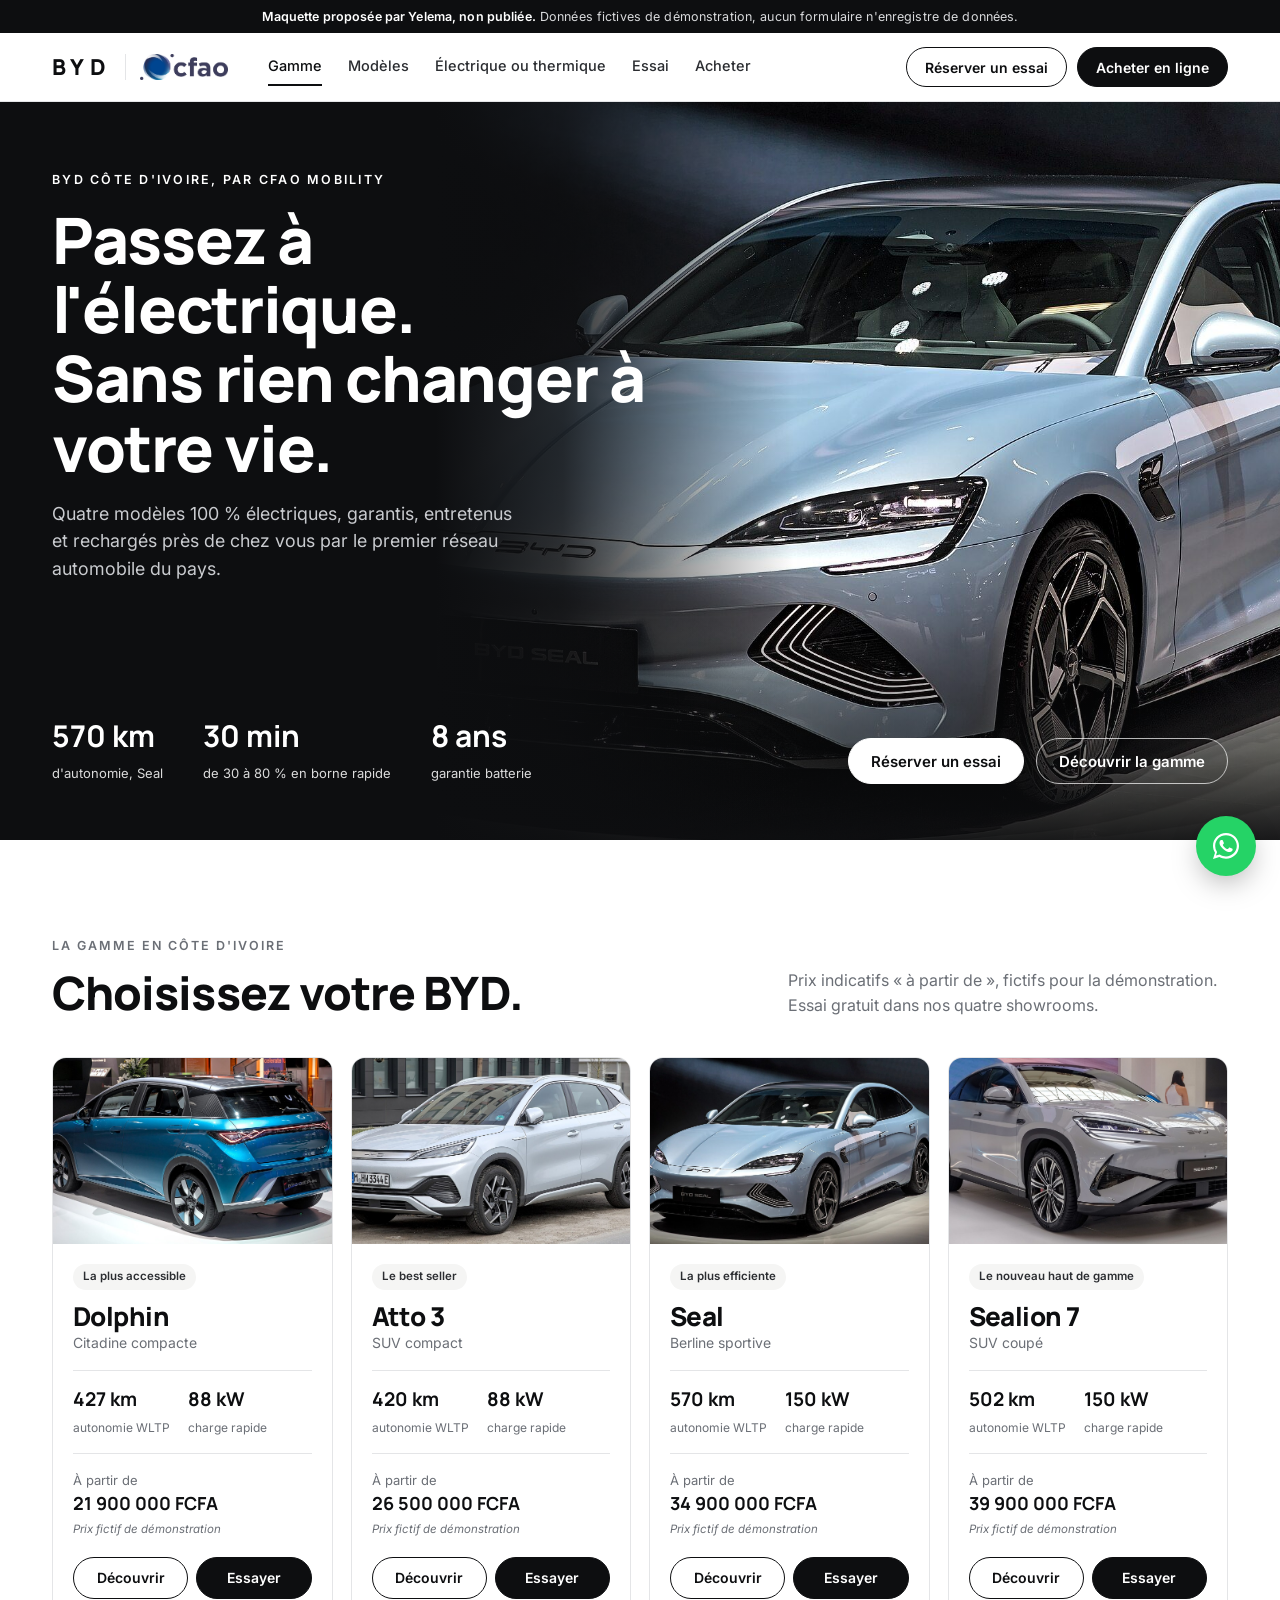
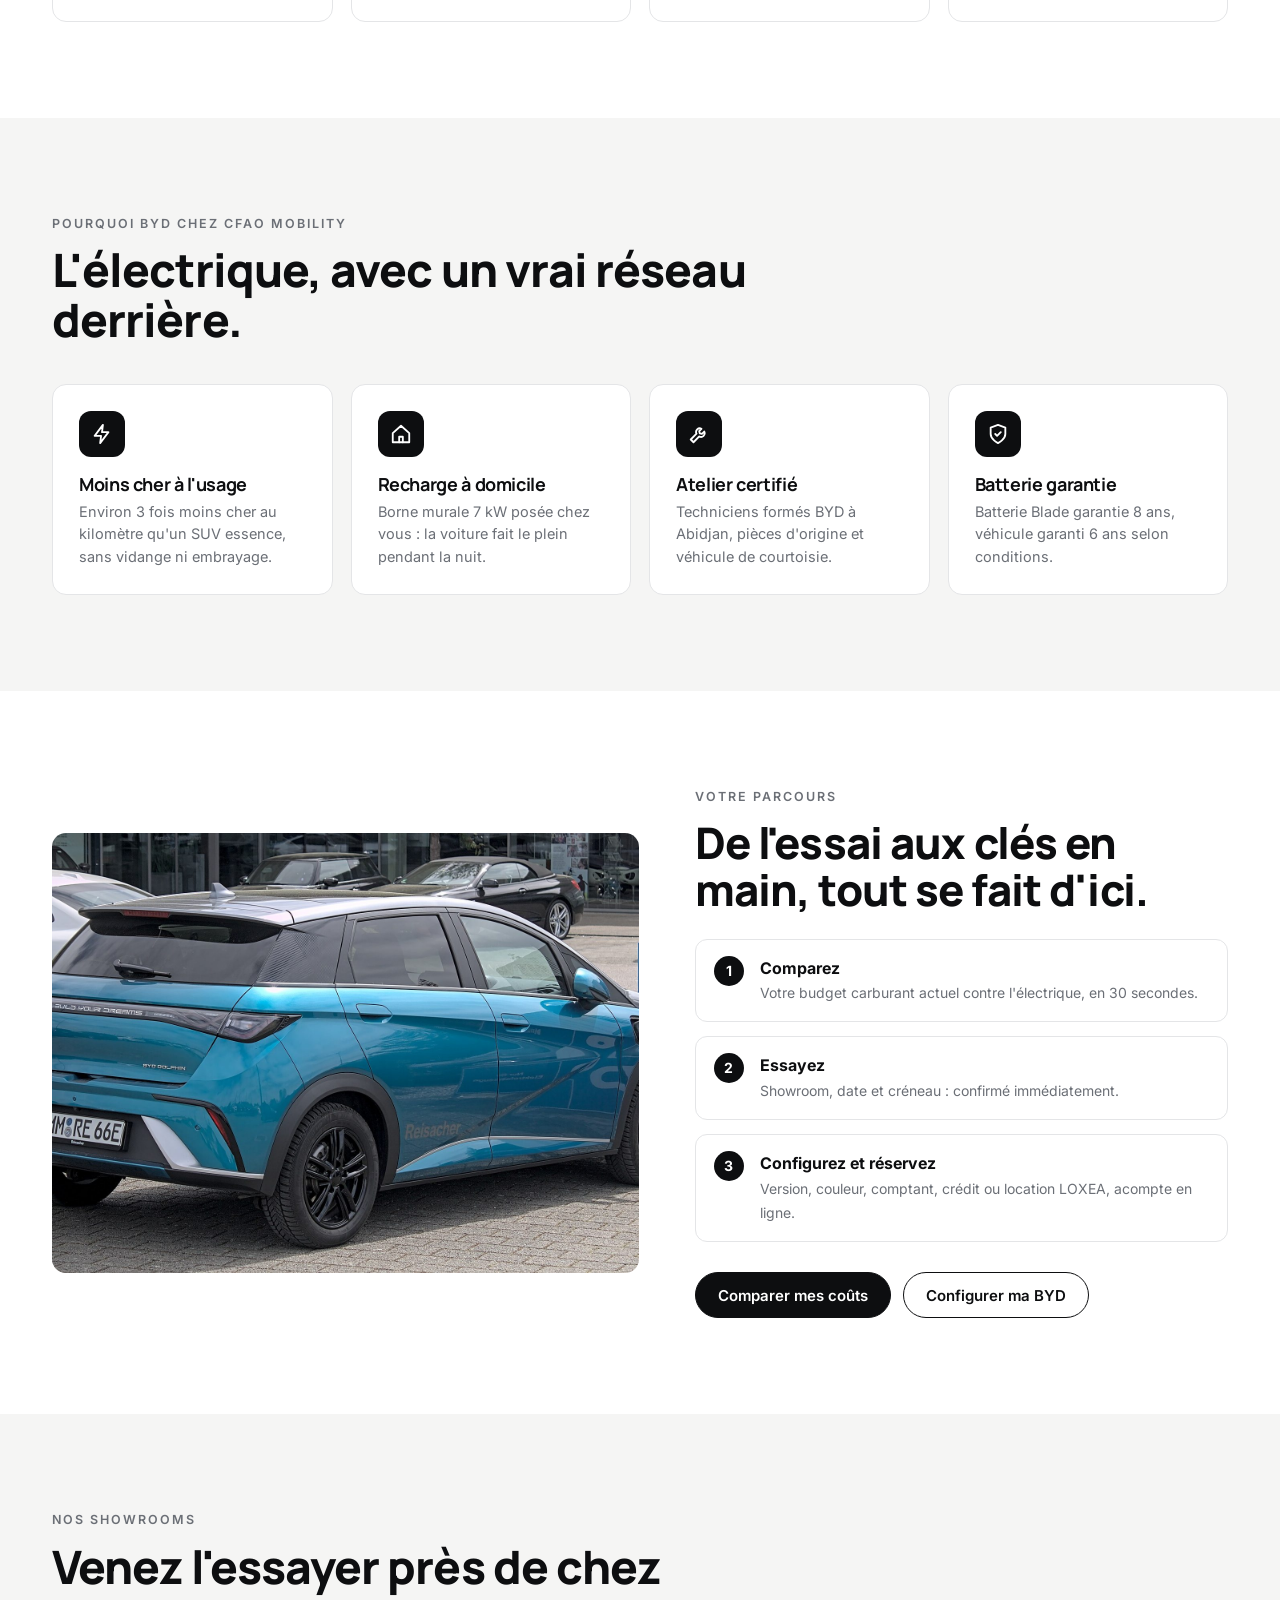
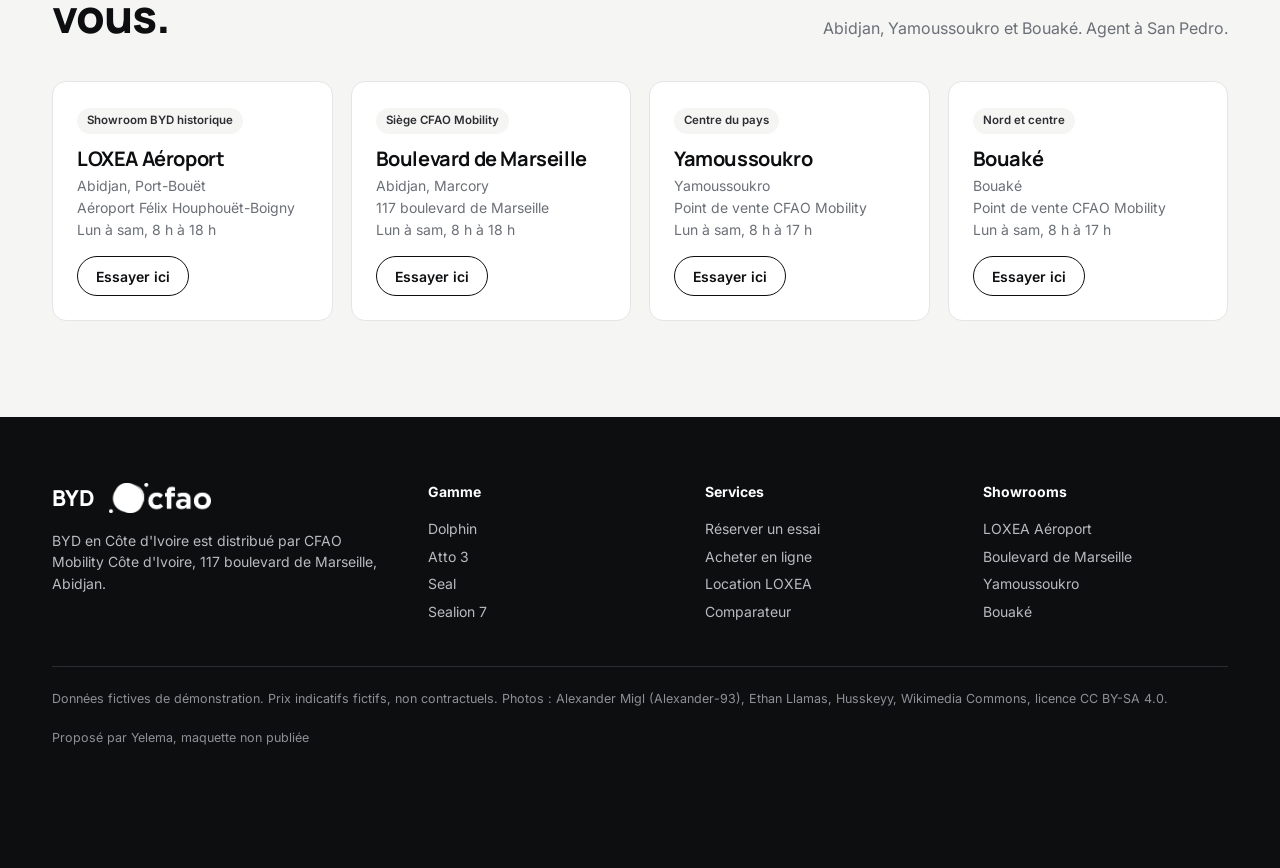
<file: index.html>
<!doctype html><html lang="fr"><head><meta charset="utf-8"><meta name="viewport" content="width=device-width,initial-scale=1,viewport-fit=cover">
<meta name="robots" content="noindex,nofollow"><title>BYD Côte d'Ivoire | CFAO Mobility</title>
<meta name="description" content="Maquette proposée par Yelema, non publiée. BYD Côte d'Ivoire par CFAO Mobility.">
<link rel="icon" href="img/favicon.png"><link rel="preconnect" href="https://fonts.googleapis.com"><link rel="preconnect" href="https://fonts.gstatic.com" crossorigin>
<link href="https://fonts.googleapis.com/css2?family=Inter:wght@400;500;600;700&family=Manrope:wght@600;700;800&display=swap" rel="stylesheet">
<link rel="stylesheet" href="assets/style.css?v=5"><script src="assets/data.js?v=1"></script></head>
<body data-page="gamme">

<section class="hero" style="padding:0"><img src="img/hero-seal.jpg" alt="BYD Seal">
<div class="wrap in"><div><span class="eyebrow">BYD Côte d'Ivoire, par CFAO Mobility</span>
<h1>Passez à l'électrique.<br>Sans rien changer à votre vie.</h1>
<p class="lead">Quatre modèles 100 % électriques, garantis, entretenus et rechargés près de chez vous par le premier réseau automobile du pays.</p></div>
<div class="bot"><div class="stats"><div><b>570 km</b><span>d'autonomie, Seal</span></div><div><b>30 min</b><span>de 30 à 80 % en borne rapide</span></div><div><b>8 ans</b><span>garantie batterie</span></div></div>
<div class="ctas"><a class="btn light" href="essai.html">Réserver un essai</a><a class="btn line-w" href="#gamme">Découvrir la gamme</a></div></div></div></section>

<section id="gamme"><div class="wrap">
<div class="sh"><div><span class="k">La gamme en Côte d'Ivoire</span><h2>Choisissez votre BYD.</h2></div><p>Prix indicatifs « à partir de », fictifs pour la démonstration. Essai gratuit dans nos quatre showrooms.</p></div>
<div class="grid4 scroll" id="cards"></div></div></section>

<section class="alt"><div class="wrap">
<div class="sh"><div><span class="k">Pourquoi BYD chez CFAO Mobility</span><h2>L'électrique, avec un vrai réseau derrière.</h2></div></div>
<div class="feat">
<div><div class="ico"><svg viewBox="0 0 24 24" fill="none" stroke="currentColor" stroke-width="2" stroke-linecap="round" stroke-linejoin="round"><path d="M13 2 4 14h7l-1 8 9-12h-7l1-8z"/></svg></div><h3>Moins cher à l'usage</h3><p>Environ 3 fois moins cher au kilomètre qu'un SUV essence, sans vidange ni embrayage.</p></div>
<div><div class="ico"><svg viewBox="0 0 24 24" fill="none" stroke="currentColor" stroke-width="2" stroke-linecap="round" stroke-linejoin="round"><path d="M3 11 12 3l9 8v10H3z"/><path d="M10 21v-6h4v6"/></svg></div><h3>Recharge à domicile</h3><p>Borne murale 7 kW posée chez vous : la voiture fait le plein pendant la nuit.</p></div>
<div><div class="ico"><svg viewBox="0 0 24 24" fill="none" stroke="currentColor" stroke-width="2" stroke-linecap="round" stroke-linejoin="round"><path d="M14.7 6.3a4 4 0 0 0-5.4 5.4L3 18l3 3 6.3-6.3a4 4 0 0 0 5.4-5.4l-2.5 2.5-2.4-.6-.6-2.4 2.5-2.5z"/></svg></div><h3>Atelier certifié</h3><p>Techniciens formés BYD à Abidjan, pièces d'origine et véhicule de courtoisie.</p></div>
<div><div class="ico"><svg viewBox="0 0 24 24" fill="none" stroke="currentColor" stroke-width="2" stroke-linecap="round" stroke-linejoin="round"><path d="M12 22s8-4 8-10V5l-8-3-8 3v7c0 6 8 10 8 10z"/><path d="m9 12 2 2 4-4"/></svg></div><h3>Batterie garantie</h3><p>Batterie Blade garantie 8 ans, véhicule garanti 6 ans selon conditions.</p></div>
</div></div></section>

<section><div class="wrap split">
<img src="img/recharge.jpg" alt="BYD Dolphin en recharge">
<div><span class="k">Votre parcours</span><h2 class="disp" style="font-size:clamp(30px,3.4vw,44px);font-weight:800">De l'essai aux clés en main, tout se fait d'ici.</h2>
<ol class="steps"><li><div><b>Comparez</b><span>Votre budget carburant actuel contre l'électrique, en 30 secondes.</span></div></li>
<li><div><b>Essayez</b><span>Showroom, date et créneau : confirmé immédiatement.</span></div></li>
<li><div><b>Configurez et réservez</b><span>Version, couleur, comptant, crédit ou location LOXEA, acompte en ligne.</span></div></li></ol>
<div style="display:flex;gap:12px;flex-wrap:wrap"><a class="btn" href="comparateur.html">Comparer mes coûts</a><a class="btn ghost" href="achat.html">Configurer ma BYD</a></div></div></div></section>

<section class="alt"><div class="wrap">
<div class="sh"><div><span class="k">Nos showrooms</span><h2>Venez l'essayer près de chez vous.</h2></div><p>Abidjan, Yamoussoukro et Bouaké. Agent à San Pedro.</p></div>
<div class="shops" id="shops"></div></div></section>
<script src="assets/app.js?v=2"></script><script>
document.getElementById('cards').innerHTML=BYD.order.map(k=>{const m=BYD.models[k];return `<article class="mcard"><a class="ph" href="modele.html?m=${k}"><img src="img/${m.imgs[0]}.jpg" alt="BYD ${m.name}" loading="lazy"></a><div class="bd"><span class="pill">${m.tag}</span><h3>${m.name}</h3><div class="ty">${m.type}</div><div class="sp"><div><b>${m.range} km</b><span>autonomie WLTP</span></div><div><b>${m.dc}</b><span>charge rapide</span></div></div><div class="pr">À partir de<b>${fcfa(m.price)}</b><span class="fict">Prix fictif de démonstration</span></div><div class="go"><a class="btn ghost" href="modele.html?m=${k}">Découvrir</a><a class="btn" href="essai.html?m=${k}">Essayer</a></div></div></article>`}).join('');
document.getElementById('shops').innerHTML=BYD.showrooms.map(s=>`<div class="shop"><span class="pill">${s.tag}</span><h3>${s.name}</h3><p>${s.city}<br>${s.addr}<br>${s.hours}</p><a class="btn ghost sm" style="margin-top:16px" href="essai.html?s=${s.id}">Essayer ici</a></div>`).join('');
</script></body></html>
</file>
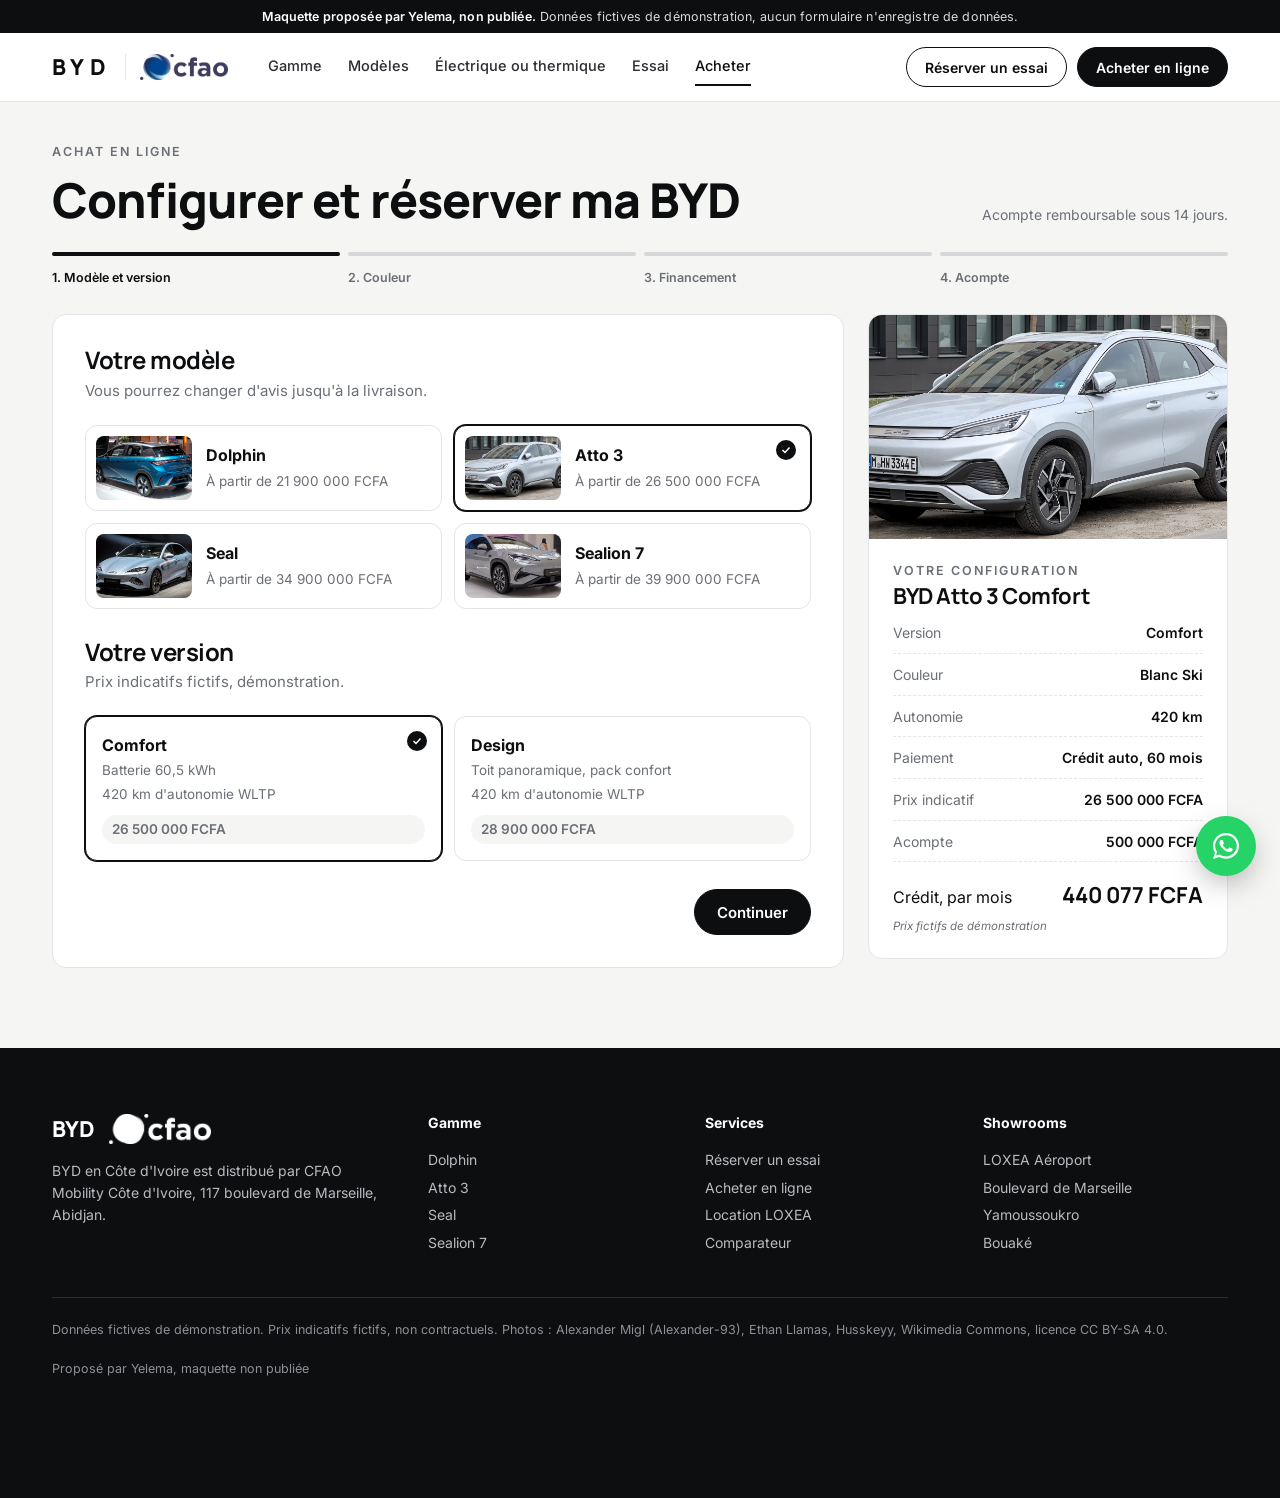
<file: achat.html>
<!doctype html><html lang="fr"><head><meta charset="utf-8"><meta name="viewport" content="width=device-width,initial-scale=1,viewport-fit=cover">
<meta name="robots" content="noindex,nofollow"><title>Acheter ma BYD | BYD Côte d'Ivoire</title>
<meta name="description" content="Maquette proposée par Yelema, non publiée. BYD Côte d'Ivoire par CFAO Mobility.">
<link rel="icon" href="img/favicon.png"><link rel="preconnect" href="https://fonts.googleapis.com"><link rel="preconnect" href="https://fonts.gstatic.com" crossorigin>
<link href="https://fonts.googleapis.com/css2?family=Inter:wght@400;500;600;700&family=Manrope:wght@600;700;800&display=swap" rel="stylesheet">
<link rel="stylesheet" href="assets/style.css?v=5"><script src="assets/data.js?v=1"></script></head>
<body data-page="achat" class="funnel-p">

<div class="funnel"><div class="wrap" id="app">
<div class="fhead"><div><span class="k">Achat en ligne</span><h1>Configurer et réserver ma BYD</h1></div><span style="color:var(--mut);font-size:14px">Acompte remboursable sous 14 jours.</span></div>
<div class="prog" id="prog"></div>
<div class="flay"><div class="panel" id="step"></div><aside class="recap"><div class="panel"><img id="rimg" src="img/atto3-1.jpg" alt=""><div class="in"><span class="k" style="margin:0 0 4px">Votre configuration</span><h3 id="rname"></h3><dl id="rdl"></dl><div class="tot"><span id="tl">Prix indicatif</span><b id="tv"></b></div><p class="fict" style="margin-top:6px">Prix fictifs de démonstration</p></div></div></aside></div>
</div>
<div class="wrap" id="fin" style="display:none"></div></div>
<script src="assets/app.js?v=2"></script><script>
const q=new URLSearchParams(location.search);
const S={m:BYD.models[q.get('m')]?q.get('m'):'atto3',v:0,c:0,f:q.get('f')==='loxea'?'loxea':'credit',ap:20,du:60,ld:36,pay:'wave',nom:'',tel:'',sr:'marseille'};
const steps=['Modèle et version','Couleur','Financement','Acompte'];let st=0;const ACOMPTE=500000;
const M=()=>BYD.models[S.m],V=()=>M().versions[S.v],C=()=>M().colors[S.c];
function money(){const p=V().price;if(S.f==='cash')return{l:'Prix comptant',v:fcfa(p)};if(S.f==='credit'){const ap=p*S.ap/100;return{l:'Crédit, par mois',v:fcfa(mensu(p-ap,S.du)),ap}}return{l:'Location LOXEA, par mois',v:fcfa(loyer(p,S.ld))}}
function recap(){const m=M(),x=money();rimg.src='img/'+m.imgs[0]+'.jpg';rname.textContent='BYD '+m.name+' '+V().name;
const fl={cash:'Comptant',credit:'Crédit auto, '+S.du+' mois',loxea:'Location LOXEA, '+S.ld+' mois'}[S.f];
rdl.innerHTML=[['Version',V().name],['Couleur',C().n],['Autonomie',V().range+' km'],['Paiement',fl],['Prix indicatif',fcfa(V().price)],['Acompte',fcfa(ACOMPTE)]].map(r=>`<div><dt>${r[0]}</dt><dd>${r[1]}</dd></div>`).join('');tl.textContent=x.l;tv.textContent=x.v}
function prog(){document.getElementById('prog').innerHTML=steps.map((n,i)=>`<div class="${i<st?'done':i===st?'on':''}"><i></i><span>${i+1}. ${n}</span></div>`).join('')}
function nav(ok,last){return `<div class="fnav">${st>0?'<button class="btn ghost" id="bk">Retour</button>':'<span></span>'}<button class="btn" id="nx" ${ok?'':'disabled'}>${last?'Payer l\'acompte de '+fcfa(ACOMPTE):'Continuer'}</button></div>`}
function seg(id,arr,val){return `<div class="seg" id="${id}">${arr.map(a=>`<button data-v="${a[0]}" class="${a[0]==val?'on':''}">${a[1]}</button>`).join('')}</div>`}
function render(){prog();recap();const P=document.getElementById('step');
if(st===0){P.innerHTML=`<h2>Votre modèle</h2><p class="sub">Vous pourrez changer d'avis jusqu'à la livraison.</p>
<div class="opts">${BYD.order.map(k=>{const m=BYD.models[k];return `<button class="opt mod ${S.m===k?'on':''}" data-m="${k}"><img src="img/${m.imgs[0]}.jpg" alt=""><div><b>${m.name}</b><span>À partir de ${fcfa(m.price)}</span></div></button>`}).join('')}</div>
<h2 style="margin-top:30px">Votre version</h2><p class="sub">Prix indicatifs fictifs, démonstration.</p>
<div class="opts">${M().versions.map((v,i)=>`<button class="opt ${S.v===i?'on':''}" data-v="${i}"><b>${v.name}</b><span>${v.note}</span><span>${v.range} km d'autonomie WLTP</span><span class="pill">${fcfa(v.price)}</span></button>`).join('')}</div>`+nav(true);
 P.querySelectorAll('[data-m]').forEach(b=>b.onclick=()=>{S.m=b.dataset.m;S.v=0;S.c=0;render()});P.querySelectorAll('[data-v]').forEach(b=>b.onclick=()=>{S.v=+b.dataset.v;render()});}
if(st===1){P.innerHTML=`<h2>Votre couleur</h2><p class="sub">Toutes les teintes sont sans supplément.</p>
<img src="img/${M().imgs[1]}.jpg" alt="" style="border-radius:12px;aspect-ratio:16/9;object-fit:cover;width:100%;margin-bottom:22px">
<div class="swatches">${M().colors.map((c,i)=>`<button class="sw ${S.c===i?'on':''}" data-c="${i}" style="background:${c.c}" aria-label="${c.n}"></button>`).join('')}</div><div class="swname">${C().n}. Photo non contractuelle.</div>
<h2 style="margin-top:28px">Livraison</h2><p class="sub">Où souhaitez-vous recevoir votre véhicule ?</p>
<div class="opts">${BYD.showrooms.map(s=>`<button class="opt ${S.sr===s.id?'on':''}" data-s="${s.id}"><b>${s.name}</b><span>${s.city}</span></button>`).join('')}</div>`+nav(true);
 P.querySelectorAll('[data-c]').forEach(b=>b.onclick=()=>{S.c=+b.dataset.c;render()});P.querySelectorAll('[data-s]').forEach(b=>b.onclick=()=>{S.sr=b.dataset.s;render()});}
if(st===2){const p=V().price;let det='';
 if(S.f==='cash')det=`<div class="fin"><span style="color:var(--mut)">Prix comptant indicatif</span><div class="big">${fcfa(p)}</div><span style="color:var(--mut);font-size:14px">Solde réglé à la livraison, par virement ou chèque de banque.</span></div>`;
 if(S.f==='credit')det=`<div class="fin"><div class="field"><label>Apport personnel <output>${S.ap} %, ${fcfa(p*S.ap/100)}</output></label><input type="range" id="ap" min="10" max="50" step="5" value="${S.ap}"></div>
 <div class="field"><label>Durée</label>${seg('du',[[36,'36 mois'],[48,'48 mois'],[60,'60 mois'],[72,'72 mois']],S.du)}</div>
 <span style="color:var(--mut)">Votre mensualité estimée</span><div class="big">${fcfa(mensu(p*(1-S.ap/100),S.du))}</div><span style="color:var(--mut);font-size:13px">Simulation fictive à 9 % par an, avec une banque partenaire. Sous réserve d'acceptation du dossier.</span></div>`;
 if(S.f==='loxea')det=`<div class="fin"><div class="field"><label>Durée de location</label>${seg('ld',[[36,'36 mois'],[48,'48 mois']],S.ld)}</div>
 <span style="color:var(--mut)">Loyer mensuel estimé</span><div class="big">${fcfa(loyer(p,S.ld))}</div><span style="color:var(--mut);font-size:13px">Entretien, assurance et assistance inclus. Simulation fictive LOXEA, pour les particuliers comme pour les flottes d'entreprise.</span></div>`;
 P.innerHTML=`<h2>Comment souhaitez-vous payer ?</h2><p class="sub">Trois façons de rouler en BYD.</p>
<div class="opts o3" id="fo">${[['cash','Comptant','Paiement à la livraison'],['credit','Crédit auto','Apport et mensualités'],['loxea','Location LOXEA','Tout compris, sans apport']].map(o=>`<button class="opt ${S.f===o[0]?'on':''}" data-f="${o[0]}"><b>${o[1]}</b><span>${o[2]}</span></button>`).join('')}</div>${det}`+nav(true);
 P.querySelectorAll('[data-f]').forEach(b=>b.onclick=()=>{S.f=b.dataset.f;render()});
 const ap=document.getElementById('ap');if(ap)ap.oninput=()=>{S.ap=+ap.value;render()};
 ['du','ld'].forEach(id=>{const e=document.getElementById(id);if(e)e.onclick=ev=>{const v=ev.target.dataset.v;if(v){S[id]=+v;render()}}});}
if(st===3){P.innerHTML=`<h2>Réservez votre véhicule</h2><p class="sub">Un acompte de ${fcfa(ACOMPTE)} bloque votre BYD et son prix. Il est déduit du prix final et remboursable sous 14 jours.</p>
<div class="pay">${[['wave','Wave'],['om','Orange Money'],['momo','MTN MoMo'],['cb','Carte bancaire']].map(p=>`<button class="opt ${S.pay===p[0]?'on':''}" data-p="${p[0]}"><b>${p[1]}</b></button>`).join('')}</div>
<div class="form" style="margin-top:22px"><div class="full"><label for="nom">Nom et prénom</label><input id="nom" autocomplete="off" value="${S.nom}" placeholder="Ex. Aya Kouassi"></div>
<div><label for="tel">Téléphone</label><input id="tel" inputmode="tel" autocomplete="off" value="${S.tel}" placeholder="07 00 00 00 00"></div>
<div><label for="cmn">Commune</label><select id="cmn"><option>Cocody</option><option>Plateau</option><option>Marcory</option><option>Yopougon</option><option>Yamoussoukro</option><option>Bouaké</option><option>Autre</option></select></div>
<label class="chk full"><input type="checkbox" checked> J'accepte les conditions de réservation</label></div>
<div class="notice">ⓘ Paiement simulé : aucun débit, aucune donnée enregistrée. Vous pouvez saisir des informations fictives.</div>`+nav(true,true);
 P.querySelectorAll('[data-p]').forEach(b=>b.onclick=()=>{S.pay=b.dataset.p;P.querySelectorAll('[data-p]').forEach(x=>x.classList.toggle('on',x===b))});
 ['nom','tel'].forEach(f=>{const i=document.getElementById(f);i.oninput=()=>S[f]=i.value});}
const bk=document.getElementById('bk');if(bk)bk.onclick=()=>{st--;render();scrollTo(0,0)};
document.getElementById('nx').onclick=()=>{if(st<3){st++;render();scrollTo(0,0)}else pay()};}
function pay(){const b=document.getElementById('nx');b.textContent='Paiement en cours…';b.disabled=true;setTimeout(done,1100)}
function done(){const m=M(),x=money(),s=BYD.showrooms.find(z=>z.id===S.sr),ref='BYD-CI-'+(Date.now()%1000000).toString().padStart(6,'0');
const pm={wave:'Wave',om:'Orange Money',momo:'MTN MoMo',cb:'carte bancaire'}[S.pay];const pr=(S.nom||'').trim().split(' ')[0];
app.style.display='none';fin.style.display='block';
fin.innerHTML=`<div class="done"><div class="ok"><svg viewBox="0 0 24 24" fill="none" stroke="#fff" stroke-width="3"><path d="M5 12l5 5 9-10"/></svg></div>
<span class="k">Commande réservée</span><h1>${pr?'Félicitations '+pr+', votre':'Félicitations, votre'} BYD ${m.name} est réservée.</h1>
<div class="ref">Commande ${ref}</div>
<div class="panel"><div style="display:flex;gap:18px;align-items:center;flex-wrap:wrap"><img src="img/${m.imgs[0]}.jpg" alt="" style="width:200px;border-radius:12px;aspect-ratio:3/2;object-fit:cover"><div style="flex:1;min-width:220px"><h3 style="font-size:22px">BYD ${m.name} ${V().name}, ${C().n}</h3><p style="color:var(--mut)">${x.l} : <b style="color:var(--ink)">${x.v}</b><br>Acompte de ${fcfa(ACOMPTE)} réglé par ${pm} (simulé)<br>Livraison : ${s.name}, ${s.city}</p></div></div>
<div class="tl" style="margin-top:18px"><div class="y"><i>✓</i><div><b>Acompte reçu, véhicule bloqué à votre nom</b><span>Reçu envoyé sur WhatsApp (simulé pour la démonstration).</span></div></div>
<div><i>2</i><div><b>Appel de votre conseiller sous 24 h</b><span>${S.f==='cash'?'Validation de la commande et du mode de règlement.':S.f==='credit'?'Montage du dossier de crédit avec la banque partenaire.':'Signature du contrat de location LOXEA.'}</span></div></div>
<div><i>3</i><div><b>Préparation et immatriculation</b><span>Contrôle avant livraison, plaques et carte grise par CFAO Mobility.</span></div></div>
<div><i>4</i><div><b>Remise des clés</b><span>Prise en main d'une heure, installation de votre borne à domicile en option.</span></div></div></div></div>
<div class="acts"><a class="btn" href="#" data-wa>Suivre ma commande sur WhatsApp</a><a class="btn ghost" href="index.html">Retour à l'accueil</a></div>
<p class="hyp">Maquette de démonstration : aucun paiement ni aucune donnée n'ont été enregistrés.</p></div>`;
fin.querySelector('[data-wa]').onclick=e=>{e.preventDefault();document.getElementById('wa').classList.add('on')};scrollTo(0,0)}
render();
</script></body></html>
</file>
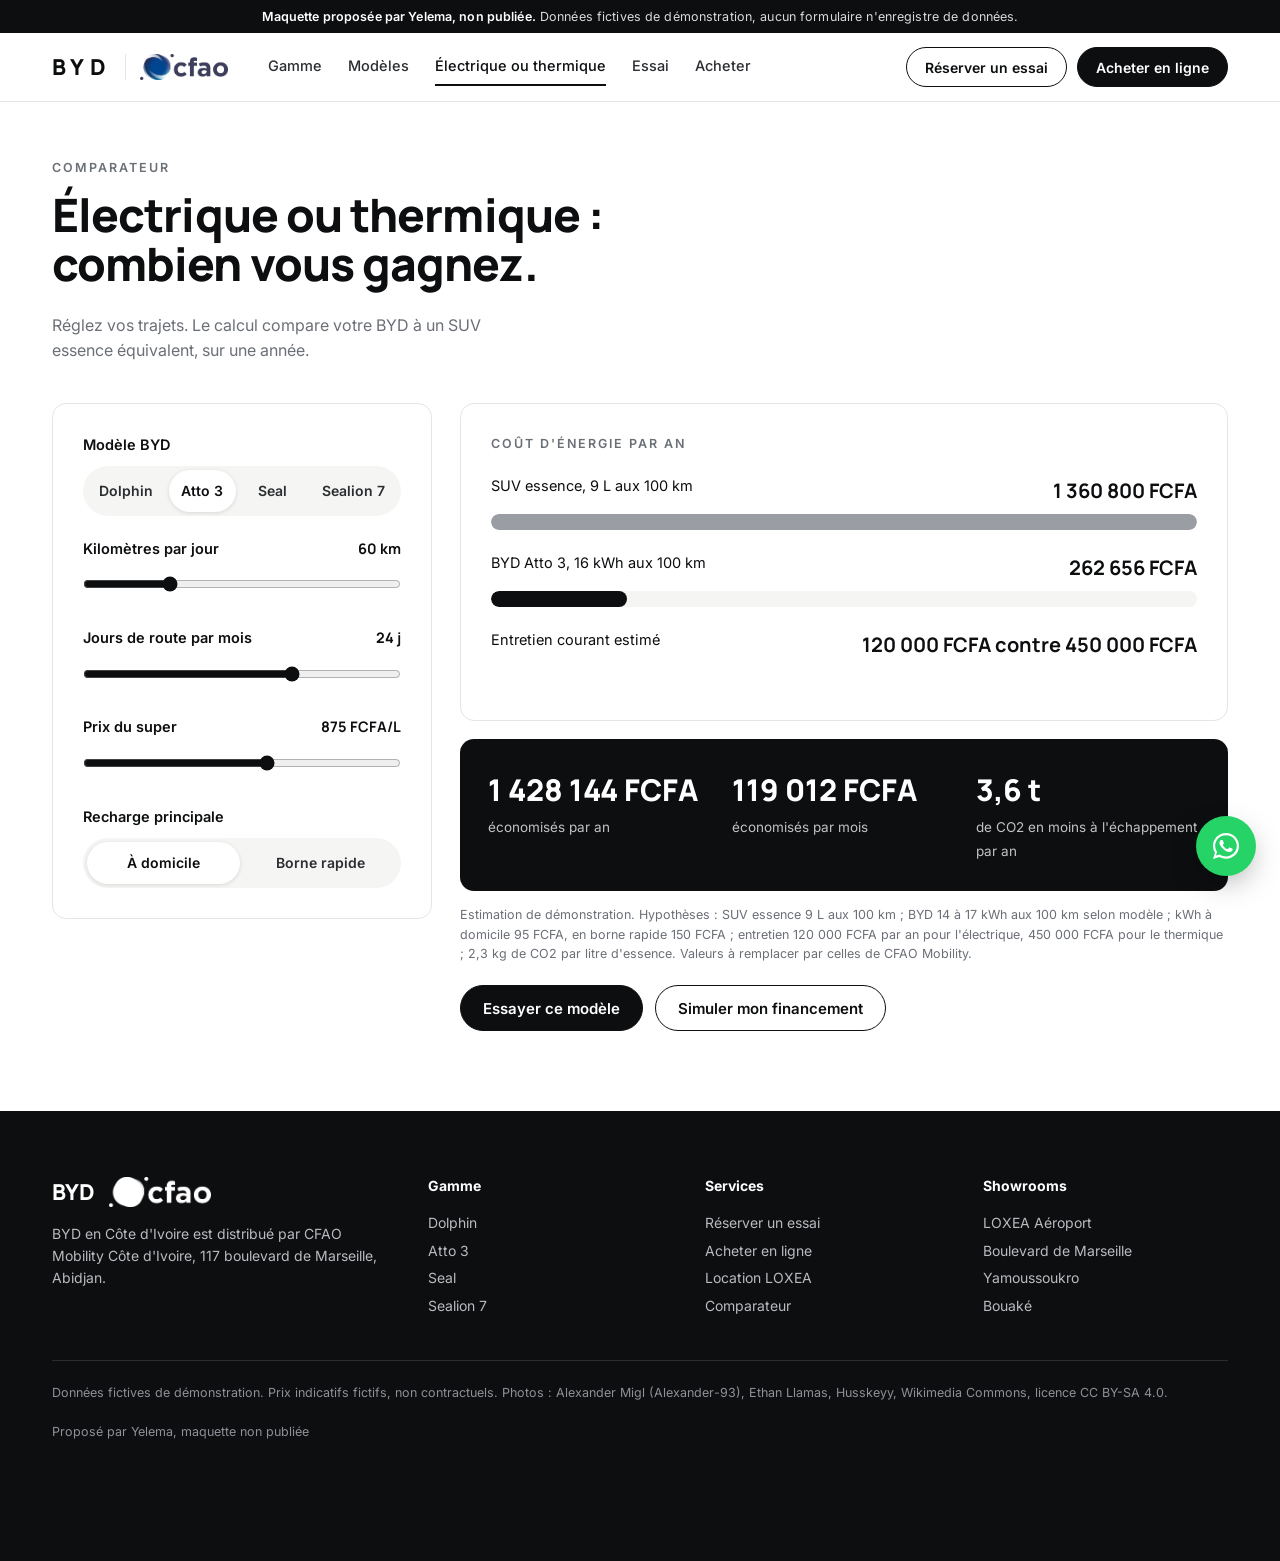
<file: comparateur.html>
<!doctype html><html lang="fr"><head><meta charset="utf-8"><meta name="viewport" content="width=device-width,initial-scale=1,viewport-fit=cover">
<meta name="robots" content="noindex,nofollow"><title>Électrique ou thermique | BYD Côte d'Ivoire</title>
<meta name="description" content="Maquette proposée par Yelema, non publiée. BYD Côte d'Ivoire par CFAO Mobility.">
<link rel="icon" href="img/favicon.png"><link rel="preconnect" href="https://fonts.googleapis.com"><link rel="preconnect" href="https://fonts.gstatic.com" crossorigin>
<link href="https://fonts.googleapis.com/css2?family=Inter:wght@400;500;600;700&family=Manrope:wght@600;700;800&display=swap" rel="stylesheet">
<link rel="stylesheet" href="assets/style.css?v=5"><script src="assets/data.js?v=1"></script></head>
<body data-page="cmp">

<section style="padding:56px 0 80px"><div class="wrap">
<div class="sh"><div><span class="k">Comparateur</span><h2>Électrique ou thermique : combien vous gagnez.</h2></div><p>Réglez vos trajets. Le calcul compare votre BYD à un SUV essence équivalent, sur une année.</p></div>
<div class="cmp">
<div class="card">
<div class="field"><label>Modèle BYD</label><div class="seg" id="cm"></div></div>
<div class="field"><label>Kilomètres par jour <output id="ko">60 km</output></label><input type="range" id="km" min="10" max="200" step="5" value="60"></div>
<div class="field"><label>Jours de route par mois <output id="jo">24 j</output></label><input type="range" id="jr" min="10" max="31" value="24"></div>
<div class="field"><label>Prix du super <output id="po">875 FCFA/L</output></label><input type="range" id="pe" min="700" max="1000" step="5" value="875"></div>
<div class="field" style="margin:0"><label>Recharge principale</label><div class="seg" id="rc"><button class="on" data-v="95">À domicile</button><button data-v="150">Borne rapide</button></div></div>
</div>
<div>
<div class="card"><span class="k">Coût d'énergie par an</span>
<div class="bars"><div class="bar"><div class="l"><span>SUV essence, 9 L aux 100 km</span><b id="th"></b></div><div class="t"><i id="tbar" style="background:#9a9da3"></i></div></div>
<div class="bar"><div class="l"><span id="evn">BYD</span><b id="ev"></b></div><div class="t"><i id="ebar" style="background:var(--ink)"></i></div></div>
<div class="bar"><div class="l"><span>Entretien courant estimé</span><b id="en"></b></div></div></div></div>
<div class="save" style="margin-top:18px"><div><b id="s1"></b><span>économisés par an</span></div><div><b id="s2"></b><span>économisés par mois</span></div><div><b id="s3"></b><span>de CO2 en moins à l'échappement par an</span></div></div>
<p class="hyp">Estimation de démonstration. Hypothèses : SUV essence 9 L aux 100 km ; BYD 14 à 17 kWh aux 100 km selon modèle ; kWh à domicile 95 FCFA, en borne rapide 150 FCFA ; entretien 120 000 FCFA par an pour l'électrique, 450 000 FCFA pour le thermique ; 2,3 kg de CO2 par litre d'essence. Valeurs à remplacer par celles de CFAO Mobility.</p>
<div style="display:flex;gap:12px;margin-top:22px;flex-wrap:wrap"><a class="btn" id="ce" href="essai.html">Essayer ce modèle</a><a class="btn ghost" id="ca" href="achat.html">Simuler mon financement</a></div>
</div></div></div></section>
<script src="assets/app.js?v=2"></script><script>
const cons={dolphin:14.5,atto3:16,seal:15,sealion7:17};let cur='atto3',kwh=95;
cm.innerHTML=BYD.order.map(k=>`<button data-k="${k}" class="${k===cur?'on':''}">${BYD.models[k].name}</button>`).join('');
cm.onclick=e=>{const k=e.target.dataset.k;if(!k)return;cur=k;[...cm.children].forEach(b=>b.classList.toggle('on',b.dataset.k===k));calc()};
rc.onclick=e=>{const v=e.target.dataset.v;if(!v)return;kwh=+v;[...rc.children].forEach(b=>b.classList.toggle('on',b===e.target));calc()};
[km,jr,pe].forEach(i=>i.oninput=calc);
function calc(){const kmy=km.value*jr.value*12;ko.textContent=km.value+' km';jo.textContent=jr.value+' j';po.textContent=pe.value+' FCFA/L';
const t=kmy*9/100*pe.value,e=kmy*cons[cur]/100*kwh,et=450000,ee=120000;
th.textContent=fcfa(t);ev.textContent=fcfa(e);evn.textContent='BYD '+BYD.models[cur].name+', '+cons[cur]+' kWh aux 100 km';en.textContent=fcfa(ee)+' contre '+fcfa(et);
tbar.style.width='100%';ebar.style.width=Math.max(4,e/t*100)+'%';
const s=(t+et)-(e+ee);s1.textContent=fcfa(s);s2.textContent=fcfa(s/12);s3.textContent=(kmy*9/100*2.3/1000).toFixed(1).replace('.',',')+' t';
ce.href='essai.html?m='+cur;ca.href='achat.html?m='+cur;}
calc();
</script></body></html>
</file>
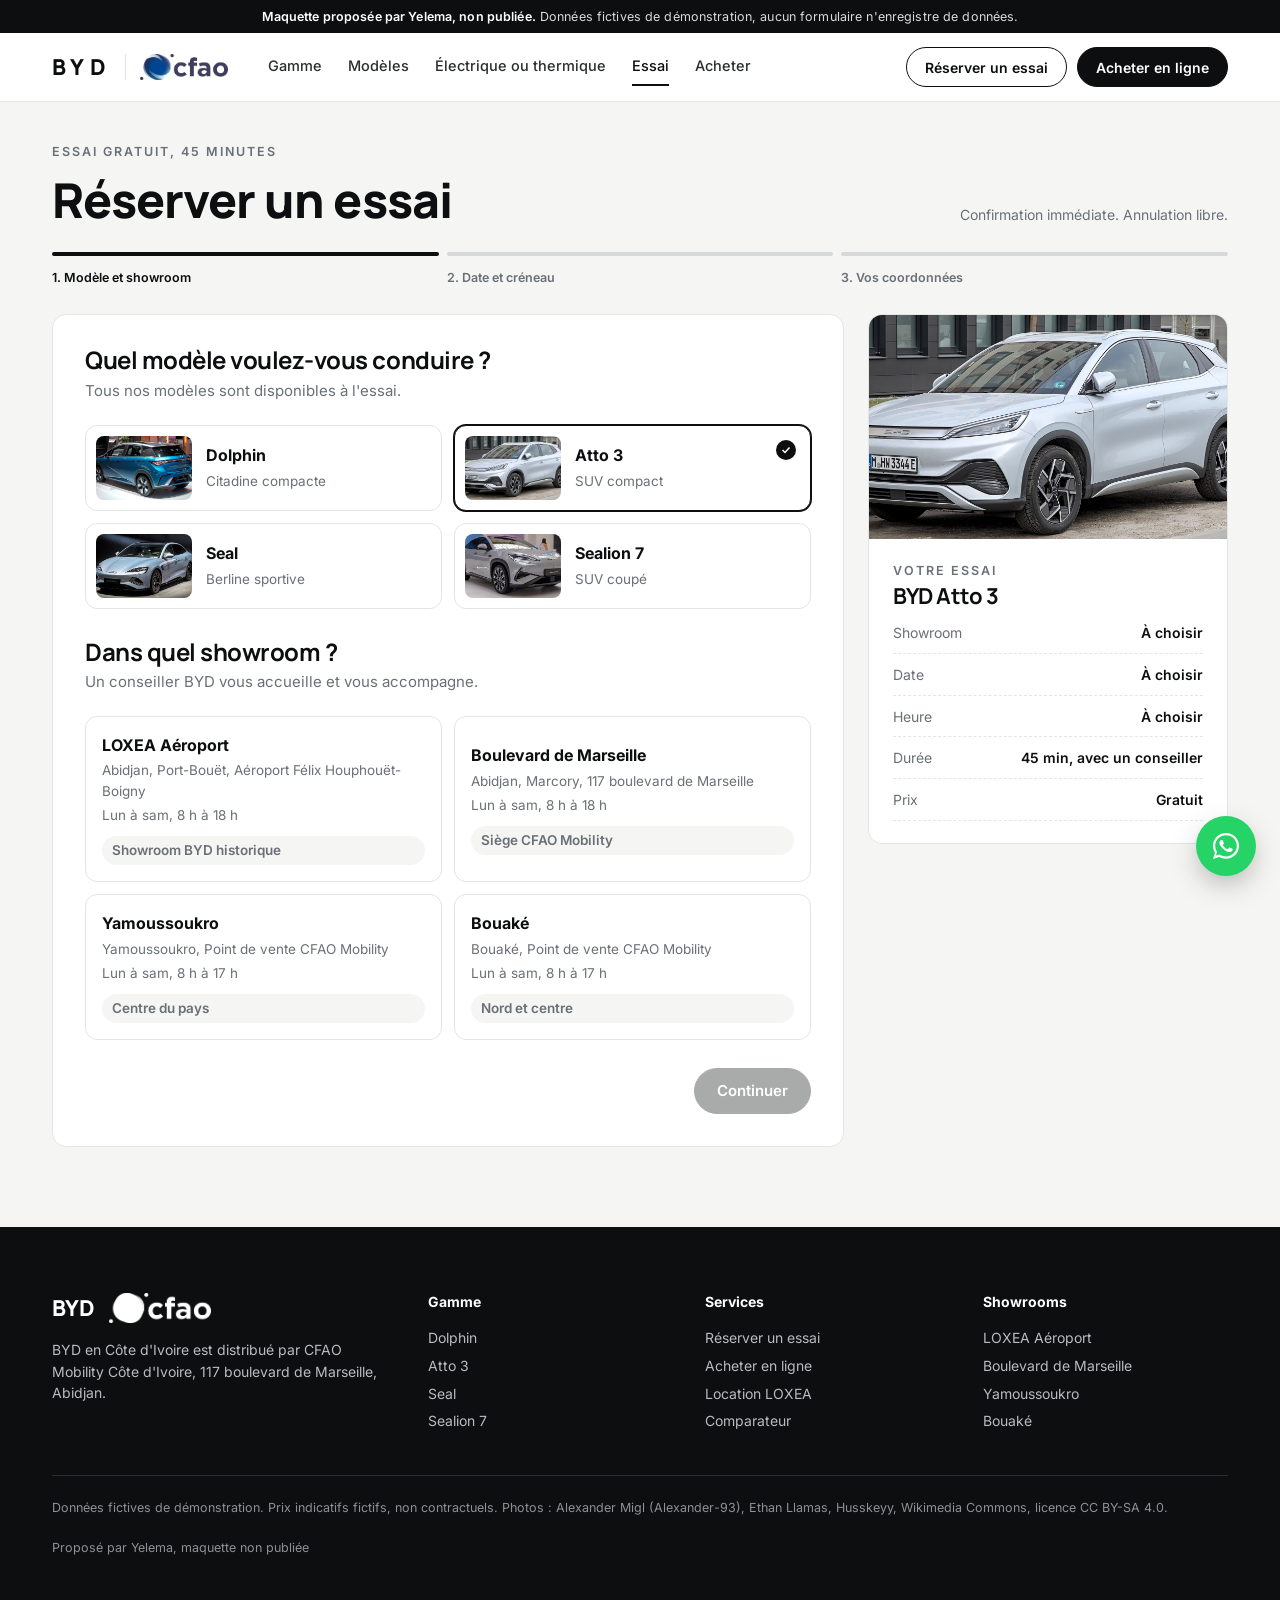
<file: essai.html>
<!doctype html><html lang="fr"><head><meta charset="utf-8"><meta name="viewport" content="width=device-width,initial-scale=1,viewport-fit=cover">
<meta name="robots" content="noindex,nofollow"><title>Réserver un essai | BYD Côte d'Ivoire</title>
<meta name="description" content="Maquette proposée par Yelema, non publiée. BYD Côte d'Ivoire par CFAO Mobility.">
<link rel="icon" href="img/favicon.png"><link rel="preconnect" href="https://fonts.googleapis.com"><link rel="preconnect" href="https://fonts.gstatic.com" crossorigin>
<link href="https://fonts.googleapis.com/css2?family=Inter:wght@400;500;600;700&family=Manrope:wght@600;700;800&display=swap" rel="stylesheet">
<link rel="stylesheet" href="assets/style.css?v=5"><script src="assets/data.js?v=1"></script></head>
<body data-page="essai" class="funnel-p">

<div class="funnel"><div class="wrap" id="app">
<div class="fhead"><div><span class="k">Essai gratuit, 45 minutes</span><h1>Réserver un essai</h1></div><span style="color:var(--mut);font-size:14px">Confirmation immédiate. Annulation libre.</span></div>
<div class="prog" id="prog"></div>
<div class="flay"><div class="panel" id="step"></div><aside class="recap"><div class="panel"><img id="rimg" src="img/atto3-1.jpg" alt=""><div class="in"><span class="k" style="margin:0 0 4px">Votre essai</span><h3 id="rname">BYD Atto 3</h3><dl id="rdl"></dl></div></div></aside></div>
</div>
<div class="wrap" id="fin" style="display:none"></div></div>
<script src="assets/app.js?v=2"></script><script>
const q=new URLSearchParams(location.search);
const S={m:BYD.models[q.get('m')]?q.get('m'):'atto3',s:q.get('s')||null,d:null,h:null,nom:'',tel:'',mail:''};
const steps=['Modèle et showroom','Date et créneau','Vos coordonnées'];let st=0;
const J=['Dim','Lun','Mar','Mer','Jeu','Ven','Sam'],Mo=['janv.','févr.','mars','avr.','mai','juin','juil.','août','sept.','oct.','nov.','déc.'];
const days=[];{let d=new Date();d.setHours(12);for(let i=1;days.length<14;i++){const x=new Date(d);x.setDate(d.getDate()+i);days.push(x)}}
const full=d=>J[d.getDay()].replace('Dim','dimanche').replace('Lun','lundi').replace('Mar','mardi').replace('Mer','mercredi').replace('Jeu','jeudi').replace('Ven','vendredi').replace('Sam','samedi')+' '+d.getDate()+' '+Mo[d.getMonth()];
const H=['08:30','09:30','10:30','11:30','14:00','15:00','16:00','17:00'];
const busy=i=>[(i*3)%8,(i*5+2)%8];
function recap(){const m=BYD.models[S.m],s=BYD.showrooms.find(x=>x.id===S.s);rimg.src='img/'+m.imgs[0]+'.jpg';rname.textContent='BYD '+m.name;
rdl.innerHTML=[['Showroom',s?s.name:'À choisir'],['Date',S.d!=null?full(days[S.d]):'À choisir'],['Heure',S.h||'À choisir'],['Durée','45 min, avec un conseiller'],['Prix','Gratuit']].map(r=>`<div><dt>${r[0]}</dt><dd>${r[1]}</dd></div>`).join('')}
function prog(){document.getElementById('prog').innerHTML=steps.map((n,i)=>`<div class="${i<st?'done':i===st?'on':''}"><i></i><span>${i+1}. ${n}</span></div>`).join('')}
function nav(ok,last){return `<div class="fnav">${st>0?'<button class="btn ghost" id="bk">Retour</button>':'<span></span>'}<button class="btn" id="nx" ${ok?'':'disabled'}>${last?'Confirmer mon essai':'Continuer'}</button></div>`}
function render(){prog();recap();const P=document.getElementById('step');
if(st===0){P.innerHTML=`<h2>Quel modèle voulez-vous conduire ?</h2><p class="sub">Tous nos modèles sont disponibles à l'essai.</p>
<div class="opts">${BYD.order.map(k=>{const m=BYD.models[k];return `<button class="opt mod ${S.m===k?'on':''}" data-m="${k}"><img src="img/${m.imgs[0]}.jpg" alt=""><div><b>${m.name}</b><span>${m.type}</span></div></button>`}).join('')}</div>
<h2 style="margin-top:30px">Dans quel showroom ?</h2><p class="sub">Un conseiller BYD vous accueille et vous accompagne.</p>
<div class="opts">${BYD.showrooms.map(s=>`<button class="opt ${S.s===s.id?'on':''}" data-s="${s.id}"><b>${s.name}</b><span>${s.city}, ${s.addr}</span><span>${s.hours}</span><span class="pill">${s.tag}</span></button>`).join('')}</div>`+nav(S.s);
 P.querySelectorAll('[data-m]').forEach(b=>b.onclick=()=>{S.m=b.dataset.m;render()});P.querySelectorAll('[data-s]').forEach(b=>b.onclick=()=>{S.s=b.dataset.s;render()});}
if(st===1){P.innerHTML=`<h2>Choisissez votre date</h2><p class="sub">Les 14 prochains jours. Fermé le dimanche.</p>
<div class="days">${days.map((d,i)=>`<button class="day ${d.getDay()===0?'off':''} ${S.d===i?'on':''}" data-d="${i}"><small>${J[d.getDay()]}</small><b>${d.getDate()}</b><small>${Mo[d.getMonth()]}</small></button>`).join('')}</div>
${S.d!=null?`<h2 style="margin-top:28px">Et votre créneau</h2><p class="sub">${full(days[S.d])}, à ${BYD.showrooms.find(x=>x.id===S.s).name}</p><div class="slots">${H.map((h,i)=>`<button class="slot ${busy(S.d).includes(i)?'off':''} ${S.h===h?'on':''}" data-h="${h}">${h.replace(':',' h ')}</button>`).join('')}</div>`:''}`+nav(S.d!=null&&S.h);
 P.querySelectorAll('[data-d]').forEach(b=>b.onclick=()=>{S.d=+b.dataset.d;S.h=null;render()});P.querySelectorAll('[data-h]').forEach(b=>b.onclick=()=>{S.h=b.dataset.h;render()});}
if(st===2){P.innerHTML=`<h2>Vos coordonnées</h2><p class="sub">Pour confirmer le rendez-vous et vous envoyer un rappel la veille.</p>
<div class="form"><div class="full"><label for="nom">Nom et prénom</label><input id="nom" autocomplete="off" value="${S.nom}" placeholder="Ex. Aya Kouassi"></div>
<div><label for="tel">Téléphone (WhatsApp)</label><input id="tel" inputmode="tel" autocomplete="off" value="${S.tel}" placeholder="07 00 00 00 00"></div>
<div><label for="mail">E-mail (facultatif)</label><input id="mail" type="email" autocomplete="off" value="${S.mail}" placeholder="vous@exemple.ci"></div>
<div class="full"><label for="perm">Permis de conduire</label><select id="perm"><option>Oui, permis B valide</option><option>Je viendrai accompagné d'un conducteur</option></select></div>
<label class="chk full"><input type="checkbox" checked> Recevoir la confirmation et le rappel par WhatsApp</label></div>
<div class="notice">ⓘ Démonstration : rien n'est enregistré ni envoyé. Vous pouvez saisir des informations fictives.</div>`+nav(true,true);
 ['nom','tel','mail'].forEach(f=>{const i=document.getElementById(f);i.oninput=()=>S[f]=i.value});}
const bk=document.getElementById('bk');if(bk)bk.onclick=()=>{st--;render();scrollTo(0,0)};
document.getElementById('nx').onclick=()=>{if(st<2){st++;render();scrollTo(0,0)}else done()};}
function done(){const m=BYD.models[S.m],s=BYD.showrooms.find(x=>x.id===S.s),ref='ESS-'+(Date.now()%100000).toString().padStart(5,'0');
app.style.display='none';fin.style.display='block';const pr=(S.nom||'').trim().split(' ')[0];
fin.innerHTML=`<div class="done"><div class="ok"><svg viewBox="0 0 24 24" fill="none" stroke="#fff" stroke-width="3"><path d="M5 12l5 5 9-10"/></svg></div>
<span class="k">Essai confirmé</span><h1>${pr?pr+', votre':'Votre'} BYD ${m.name} vous attend.</h1>
<div class="ref">Référence ${ref}</div>
<div class="panel"><div style="display:flex;gap:18px;align-items:center;flex-wrap:wrap"><img src="img/${m.imgs[0]}.jpg" alt="" style="width:180px;border-radius:12px;aspect-ratio:3/2;object-fit:cover"><div><h3 style="font-size:22px">${full(days[S.d])} à ${S.h.replace(':',' h ')}</h3><p style="color:var(--mut)">${s.name}, ${s.addr}, ${s.city}<br>45 minutes avec un conseiller BYD. Pensez à votre permis.</p></div></div>
<div class="tl" style="margin-top:18px"><div class="y"><i>✓</i><div><b>Rendez-vous bloqué dans l'agenda du showroom</b><span>Le véhicule est préparé et chargé pour votre arrivée.</span></div></div>
<div class="y"><i>✓</i><div><b>Confirmation envoyée sur WhatsApp</b><span>Simulé pour la démonstration : aucun message réel.</span></div></div>
<div><i>3</i><div><b>Rappel la veille à 18 h</b><span>Avec le plan d'accès et le nom de votre conseiller.</span></div></div>
<div><i>4</i><div><b>Après l'essai</b><span>Votre offre personnalisée et une simulation de financement ou de location LOXEA.</span></div></div></div></div>
<div class="acts"><a class="btn" href="achat.html?m=${S.m}">Configurer ma ${m.name}</a><a class="btn ghost" href="#" onclick="return false">Ajouter à mon agenda</a><a class="btn ghost" href="index.html">Retour à l'accueil</a></div>
<p class="hyp">Maquette de démonstration : aucune donnée n'a été enregistrée.</p></div>`;scrollTo(0,0)}
if(S.s&&q.get('go')==='2'){st=1}
render();
</script></body></html>
</file>
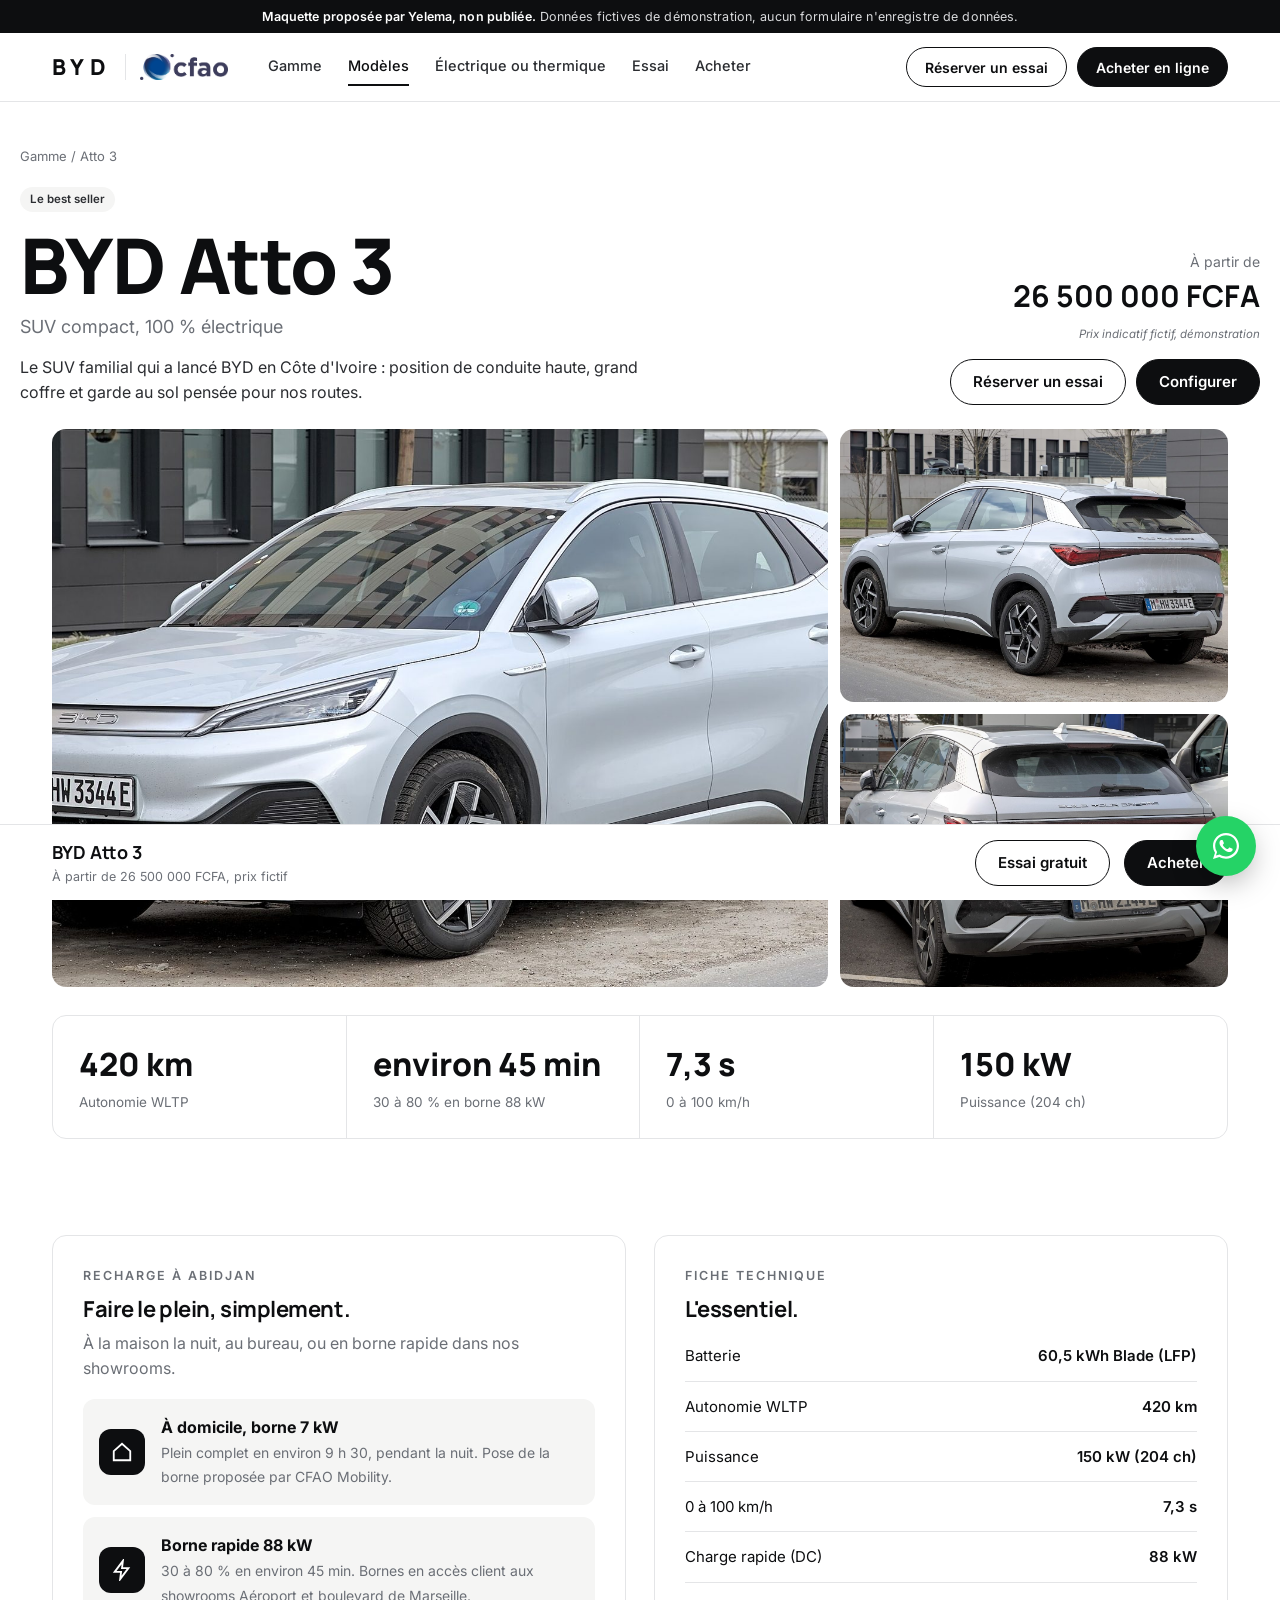
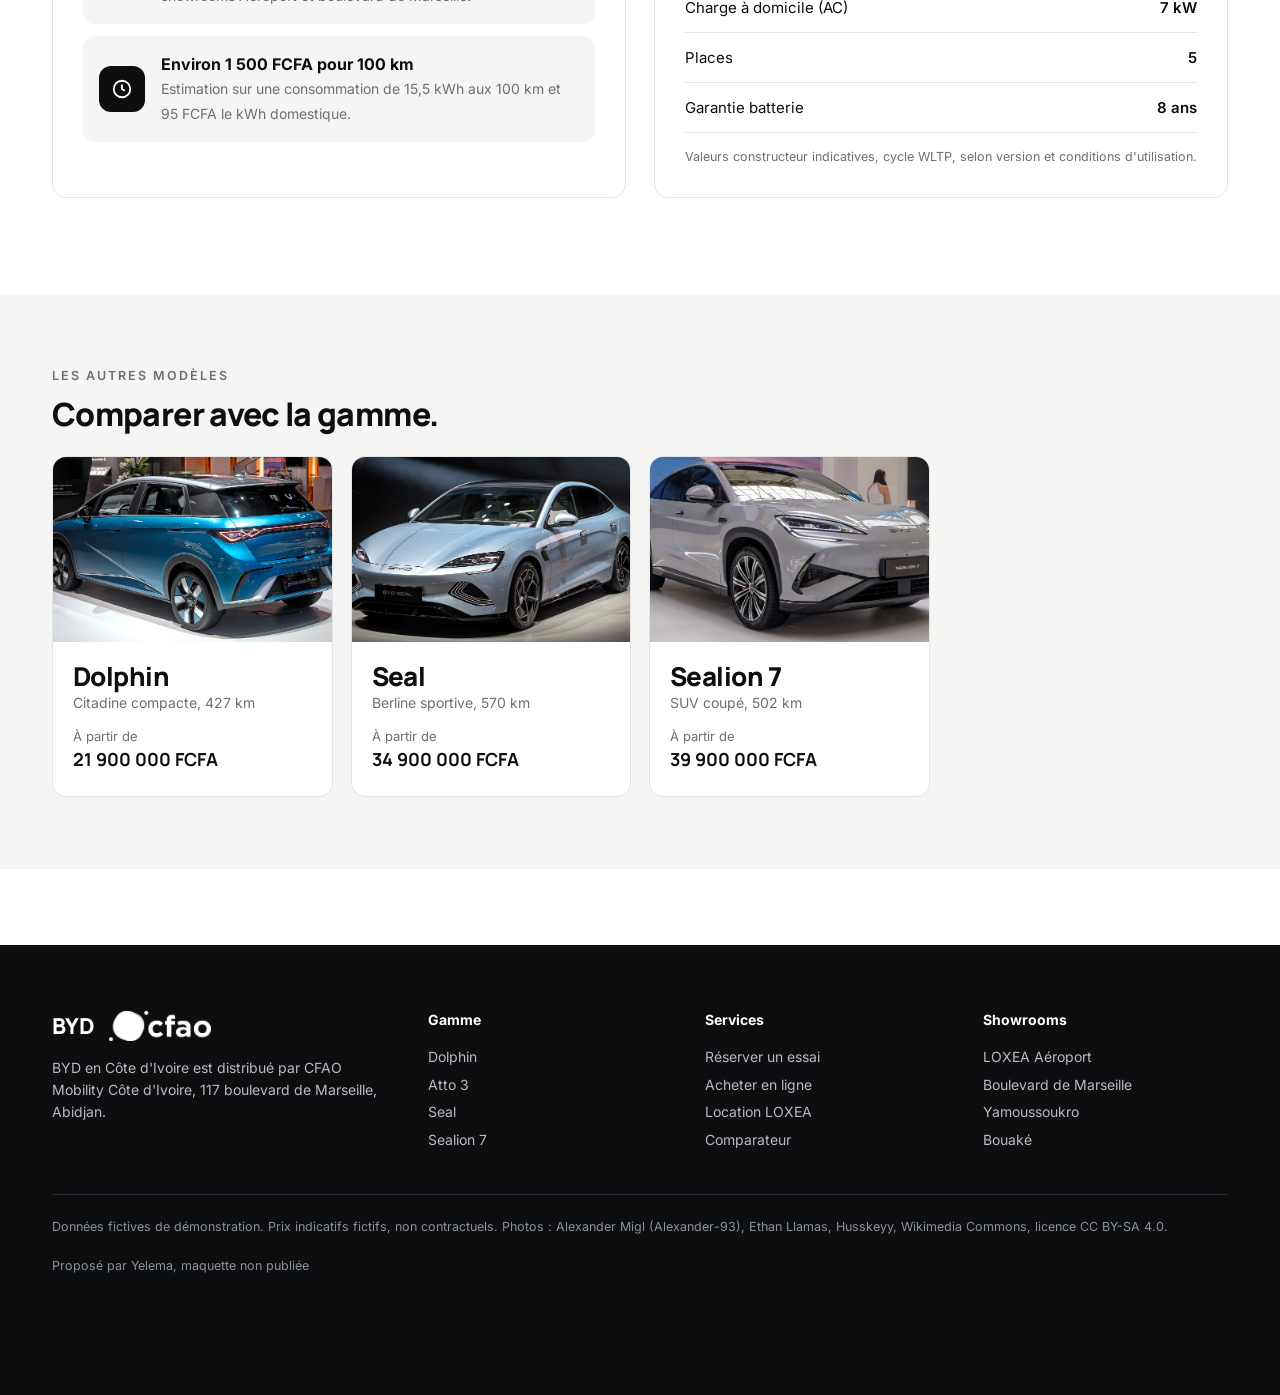
<file: modele.html>
<!doctype html><html lang="fr"><head><meta charset="utf-8"><meta name="viewport" content="width=device-width,initial-scale=1,viewport-fit=cover">
<meta name="robots" content="noindex,nofollow"><title>BYD | BYD Côte d'Ivoire</title>
<meta name="description" content="Maquette proposée par Yelema, non publiée. BYD Côte d'Ivoire par CFAO Mobility.">
<link rel="icon" href="img/favicon.png"><link rel="preconnect" href="https://fonts.googleapis.com"><link rel="preconnect" href="https://fonts.gstatic.com" crossorigin>
<link href="https://fonts.googleapis.com/css2?family=Inter:wght@400;500;600;700&family=Manrope:wght@600;700;800&display=swap" rel="stylesheet">
<link rel="stylesheet" href="assets/style.css?v=5"><script src="assets/data.js?v=1"></script></head>
<body data-page="modele">

<div class="wrap mhead" id="mh"></div>
<div class="wrap"><div class="gal" id="gal"></div><div class="kpis" id="kpis"></div></div>
<section><div class="wrap two">
<div class="card"><span class="k">Recharge à Abidjan</span><h3>Faire le plein, simplement.</h3><p style="color:var(--mut)">À la maison la nuit, au bureau, ou en borne rapide dans nos showrooms.</p>
<div class="charge" id="charge"></div></div>
<div class="card"><span class="k">Fiche technique</span><h3>L'essentiel.</h3><table class="spec" id="spec"></table><p class="hyp">Valeurs constructeur indicatives, cycle WLTP, selon version et conditions d'utilisation.</p></div>
</div></section>
<section class="alt" style="padding:72px 0"><div class="wrap"><div class="sh" style="margin-bottom:24px"><div><span class="k">Les autres modèles</span><h2 style="font-size:32px">Comparer avec la gamme.</h2></div></div><div class="grid4 scroll" id="others"></div></div></section>
<div class="sticky-cta"><div class="wrap"><div class="t" id="stt"></div><a class="btn ghost" id="stc" href="#">Essai gratuit</a><a class="btn" id="sta" href="#">Acheter</a></div></div>
<script src="assets/app.js?v=2"></script><script>
const k=new URLSearchParams(location.search).get('m')||'atto3',m=BYD.models[k]||BYD.models.atto3;document.title='BYD '+m.name+" | BYD Côte d'Ivoire";
mh.innerHTML=`<div class="crumb"><a href="index.html">Gamme</a> / ${m.name}</div><div class="row"><div><span class="pill">${m.tag}</span><h1 style="margin-top:12px">BYD ${m.name}</h1><div class="ty">${m.type}, 100 % électrique</div><p style="max-width:620px;margin-top:14px;color:var(--ink2)">${m.pitch}</p></div><div class="price"><span style="color:var(--mut);font-size:14px">À partir de</span><b>${fcfa(m.price)}</b><span class="fict">Prix indicatif fictif, démonstration</span><div style="display:flex;gap:10px;margin-top:14px;flex-wrap:wrap"><a class="btn ghost" href="essai.html?m=${k}">Réserver un essai</a><a class="btn" href="achat.html?m=${k}">Configurer</a></div></div></div>`;
gal.innerHTML=m.imgs.slice(0,3).map(i=>`<img src="img/${i}.jpg" alt="BYD ${m.name}">`).join('');
kpis.innerHTML=`<div><b>${m.range} km</b><span>Autonomie WLTP</span></div><div><b>${m.dc_time}</b><span>30 à 80 % en borne ${m.dc}</span></div><div><b>${m.acc}</b><span>0 à 100 km/h</span></div><div><b>${m.power.split(' (')[0]}</b><span>Puissance (${m.power.split('(')[1].replace(')','')})</span></div>`;
const cpk=Math.round(m.range?15.5*95/100:0);
charge.innerHTML=`<div class="c"><div class="ico">${'<svg viewBox="0 0 24 24" fill="none" stroke="currentColor" stroke-width="2"><path d="M3 11 12 3l9 8v10H3z"/></svg>'}</div><div><b>À domicile, borne ${m.ac}</b><span>Plein complet en ${m.ac_time}, pendant la nuit. Pose de la borne proposée par CFAO Mobility.</span></div></div>
<div class="c"><div class="ico"><svg viewBox="0 0 24 24" fill="none" stroke="currentColor" stroke-width="2"><path d="M13 2 4 14h7l-1 8 9-12h-7l1-8z"/></svg></div><div><b>Borne rapide ${m.dc}</b><span>30 à 80 % en ${m.dc_time}. Bornes en accès client aux showrooms Aéroport et boulevard de Marseille.</span></div></div>
<div class="c"><div class="ico"><svg viewBox="0 0 24 24" fill="none" stroke="currentColor" stroke-width="2"><circle cx="12" cy="12" r="9"/><path d="M12 7v5l3 2"/></svg></div><div><b>Environ ${fcfa(cpk*100)} pour 100 km</b><span>Estimation sur une consommation de 15,5 kWh aux 100 km et 95 FCFA le kWh domestique.</span></div></div>`;
spec.innerHTML=[['Batterie',m.battery+' Blade (LFP)'],['Autonomie WLTP',m.range+' km'],['Puissance',m.power],['0 à 100 km/h',m.acc],['Charge rapide (DC)',m.dc],['Charge à domicile (AC)',m.ac],['Places',m.seats],['Garantie batterie','8 ans']].map(r=>`<tr><td>${r[0]}</td><td>${r[1]}</td></tr>`).join('');
others.innerHTML=BYD.order.filter(x=>x!==k).map(x=>{const o=BYD.models[x];return `<article class="mcard"><a class="ph" href="modele.html?m=${x}"><img src="img/${o.imgs[0]}.jpg" alt="BYD ${o.name}" loading="lazy"></a><div class="bd"><h3 style="margin-top:0">${o.name}</h3><div class="ty">${o.type}, ${o.range} km</div><div class="pr" style="margin-top:12px">À partir de<b>${fcfa(o.price)}</b></div></div></article>`}).join('');
stt.innerHTML=`<b>BYD ${m.name}</b><span>À partir de ${fcfa(m.price)}, prix fictif</span>`;stc.href='essai.html?m='+k;sta.href='achat.html?m='+k;
</script></body></html>
</file>
<file: assets/style.css>
:root{--ink:#0d0e10;--ink2:#2b2d31;--mut:#6b6f76;--line:#e4e5e7;--bg:#f5f5f4;--w:#fff;--cfao:#00438D;--cfao2:#3E3D5C;--ok:#1f8a5b;--r:14px;--max:1240px}
*{box-sizing:border-box;margin:0;padding:0}
html{scroll-behavior:smooth;-webkit-text-size-adjust:100%}
body{font-family:Inter,system-ui,sans-serif;color:var(--ink);background:var(--w);font-size:16px;line-height:1.55;-webkit-font-smoothing:antialiased}
img{display:block;max-width:100%}
a{color:inherit;text-decoration:none}
button,input,select{font:inherit;color:inherit}
h1,h2,h3,.disp{font-family:Manrope,Inter,sans-serif;letter-spacing:-.02em;line-height:1.08}
.wrap{max-width:var(--max);margin:0 auto;padding:0 32px}
/* bandeau maquette */
.demo{background:var(--ink);color:#d9dadc;font-size:12.5px;text-align:center;padding:7px 16px;letter-spacing:.01em}
.demo b{color:#fff;font-weight:600}
/* en-tête */
header.top{position:sticky;top:0;z-index:40;background:rgba(255,255,255,.92);backdrop-filter:saturate(1.6) blur(14px);-webkit-backdrop-filter:saturate(1.6) blur(14px);border-bottom:1px solid var(--line)}
.top .wrap{display:flex;align-items:center;height:68px;gap:28px}
.brand{display:flex;align-items:center;gap:14px;flex-shrink:0}
.brand .wm{font-family:Manrope;font-weight:800;font-size:22px;letter-spacing:.24em}
.brand .sep{width:1px;height:26px;background:var(--line)}
.brand img{height:26px;width:auto}
nav.main{display:flex;gap:26px;font-size:14.5px;font-weight:500;margin-left:12px}
nav.main a{color:var(--ink2);padding:6px 0;border-bottom:2px solid transparent}
nav.main a:hover,nav.main a.on{color:var(--ink);border-color:var(--ink)}
.top .act{margin-left:auto;display:flex;gap:10px;align-items:center}
.btn{display:inline-flex;align-items:center;justify-content:center;gap:9px;height:46px;padding:0 22px;border-radius:999px;font-weight:600;font-size:15px;border:1.5px solid var(--ink);background:var(--ink);color:#fff;cursor:pointer;transition:.2s;white-space:nowrap}
.btn:hover{background:#2a2c30;border-color:#2a2c30}
.btn.ghost{background:transparent;color:var(--ink)}
.btn.ghost:hover{background:var(--ink);color:#fff}
.btn.light{background:#fff;color:var(--ink);border-color:#fff}
.btn.light:hover{background:#e9e9e9}
.btn.line-w{background:transparent;color:#fff;border-color:rgba(255,255,255,.7)}
.btn.line-w:hover{background:#fff;color:var(--ink)}
.btn.sm{height:40px;padding:0 18px;font-size:14px}
.btn.wa{background:#1f8a5b;border-color:#1f8a5b}
.btn[disabled]{opacity:.35;pointer-events:none}
.burger{display:none;margin-left:auto;width:44px;height:44px;border:0;background:none;cursor:pointer}
.burger span{display:block;width:22px;height:2px;background:var(--ink);margin:5px auto;border-radius:2px}
/* héros */
.hero{position:relative;height:min(82vh,760px);min-height:580px;color:#fff;overflow:hidden;background:#0d0e10}
.hero img{position:absolute;top:0;right:0;bottom:0;left:auto;width:66%;height:100%;object-fit:cover;object-position:35% 60%}
.hero:after{content:"";position:absolute;inset:0;background:linear-gradient(90deg,#0d0e10 34%,rgba(13,14,16,.85) 44%,rgba(13,14,16,0) 62%),linear-gradient(0deg,rgba(13,14,16,.9) 0%,rgba(13,14,16,0) 30%)}
.hero .in{position:relative;z-index:2;height:100%;display:flex;flex-direction:column;justify-content:space-between;padding-top:64px;padding-bottom:56px}
.eyebrow{font-size:12.5px;font-weight:600;letter-spacing:.18em;text-transform:uppercase}
.hero h1{font-size:clamp(38px,5vw,70px);font-weight:800;max-width:600px;margin-top:14px}
.hero p.lead{font-size:clamp(16px,1.4vw,19px);max-width:470px;color:#c9cbcf;margin-top:18px}
.hero .bot{display:flex;justify-content:space-between;align-items:flex-end;gap:24px;flex-wrap:wrap}
.hero .stats{display:flex;gap:40px}
.hero .stats b{display:block;font-family:Manrope;font-size:30px;font-weight:700}
.hero .stats span{font-size:13px;opacity:.85}
.hero .ctas{display:flex;gap:12px;flex-wrap:wrap}
/* sections */
section{padding:96px 0}
section.alt{background:var(--bg)}
.sh{display:flex;justify-content:space-between;align-items:flex-end;gap:24px;margin-bottom:40px;flex-wrap:wrap}
.sh h2{font-size:clamp(30px,3.6vw,46px);font-weight:800;max-width:720px}
.sh p{color:var(--mut);max-width:440px}
.k{color:var(--mut);font-size:12.5px;font-weight:600;letter-spacing:.16em;text-transform:uppercase;margin-bottom:12px;display:block}
/* cartes modèles */
.grid4{display:grid;grid-template-columns:repeat(4,1fr);gap:18px}
.mcard{background:#fff;border:1px solid var(--line);border-radius:var(--r);overflow:hidden;display:flex;flex-direction:column;transition:.25s}
.mcard:hover{transform:translateY(-4px);box-shadow:0 18px 40px -18px rgba(0,0,0,.25)}
.mcard .ph{aspect-ratio:3/2;overflow:hidden;background:#ddd}
.mcard .ph img{width:100%;height:100%;object-fit:cover;transition:.5s}
.mcard:hover .ph img{transform:scale(1.04)}
.mcard .bd{padding:20px 20px 22px;display:flex;flex-direction:column;flex:1}
.pill{display:inline-block;font-size:11.5px;font-weight:600;padding:4px 10px;border-radius:999px;background:var(--bg);color:var(--ink2);align-self:flex-start}
.mcard h3{font-size:26px;font-weight:800;margin:12px 0 2px}
.mcard .ty{color:var(--mut);font-size:14px}
.mcard .sp{display:flex;gap:18px;margin:16px 0;padding:14px 0;border-top:1px solid var(--line);border-bottom:1px solid var(--line)}
.mcard .sp b{display:block;font-family:Manrope;font-size:19px}
.mcard .sp span{font-size:12px;color:var(--mut)}
.mcard .pr{font-size:13px;color:var(--mut)}
.mcard .pr b{display:block;color:var(--ink);font-size:18px;font-family:Manrope}
.mcard .go{display:flex;gap:8px;margin-top:auto;padding-top:18px}
.mcard .go .btn{flex:1;height:42px;font-size:14px;padding:0 12px}
.fict{font-size:11.5px;color:var(--mut);font-style:italic}
/* avantages */
.feat{display:grid;grid-template-columns:repeat(4,1fr);gap:18px}
.feat>div{background:#fff;border-radius:var(--r);padding:26px;border:1px solid var(--line)}
.ico{width:46px;height:46px;border-radius:12px;background:var(--ink);color:#fff;display:grid;place-items:center;margin-bottom:18px}
.ico svg{width:22px;height:22px}
.feat>div h3{font-size:18px;margin-bottom:6px}
.feat p{color:var(--mut);font-size:14.5px}
/* bandeau parcours */
.split{display:grid;grid-template-columns:1.1fr 1fr;gap:56px;align-items:center}
.split img{border-radius:var(--r);aspect-ratio:4/3;object-fit:cover;width:100%}
.steps{counter-reset:s;display:grid;gap:14px;margin:26px 0 30px}
.steps li{list-style:none;display:flex;gap:16px;align-items:flex-start;padding:16px 18px;border:1px solid var(--line);border-radius:12px;background:#fff}
.steps li:before{counter-increment:s;content:counter(s);flex-shrink:0;width:30px;height:30px;border-radius:50%;background:var(--ink);color:#fff;display:grid;place-items:center;font-weight:700;font-size:14px}
.steps b{display:block}
.steps span{color:var(--mut);font-size:14px}
/* réseau */
.shops{display:grid;grid-template-columns:repeat(4,1fr);gap:18px}
.shop{border:1px solid var(--line);border-radius:var(--r);padding:24px;background:#fff}
.shop .pill{margin-bottom:14px}
.shop h3{font-size:20px}
.shop p{color:var(--mut);font-size:14px;margin-top:6px}
/* pied */
footer{background:var(--ink);color:#b9bbbf;padding:64px 0 120px;font-size:14px}
footer .cols{display:grid;grid-template-columns:1.4fr 1fr 1fr 1fr;gap:32px}
footer h4{color:#fff;font-size:14px;margin-bottom:12px;font-family:Inter}
footer a{display:block;padding:3px 0}
footer a:hover{color:#fff}
footer .sig{display:flex;align-items:center;gap:14px;margin-bottom:14px}
footer .sig img{height:30px}
footer .legal{border-top:1px solid #2b2d31;margin-top:40px;padding-top:22px;display:flex;justify-content:space-between;gap:20px;flex-wrap:wrap;font-size:12.5px;color:#8d9096}
/* page modèle */
.mhead{padding:44px 0 24px}
.crumb{font-size:13px;color:var(--mut);margin-bottom:18px}
.crumb a:hover{color:var(--ink)}
.mhead .row{display:flex;justify-content:space-between;align-items:flex-end;gap:24px;flex-wrap:wrap}
.mhead h1{font-size:clamp(44px,6vw,80px);font-weight:800}
.mhead .ty{color:var(--mut);font-size:18px;margin-top:6px}
.mhead .price{text-align:right}
.mhead .price b{display:block;font-family:Manrope;font-size:30px}
.gal{display:grid;grid-template-columns:2fr 1fr;grid-template-rows:1fr 1fr;gap:12px;height:min(62vh,600px)}
.gal img{width:100%;height:100%;object-fit:cover;border-radius:var(--r);cursor:pointer}
.gal img:first-child{grid-row:1/3}
.kpis{display:grid;grid-template-columns:repeat(4,1fr);gap:0;border:1px solid var(--line);border-radius:var(--r);margin-top:28px;background:#fff}
.kpis>div{padding:24px 26px;border-right:1px solid var(--line)}
.kpis>div:last-child{border:0}
.kpis b{display:block;font-family:Manrope;font-size:32px;font-weight:800}
.kpis span{color:var(--mut);font-size:13.5px}
.two{display:grid;grid-template-columns:1fr 1fr;gap:28px}
.card{background:#fff;border:1px solid var(--line);border-radius:var(--r);padding:30px}
.card h3{font-size:22px;margin-bottom:10px}
.charge{display:grid;gap:12px;margin-top:18px}
.charge .c{display:flex;gap:16px;align-items:center;padding:16px;border-radius:12px;background:var(--bg)}
.charge .c .ico{margin:0;flex-shrink:0}
.charge .c b{display:block}
.charge .c span{color:var(--mut);font-size:14px}
table.spec{width:100%;border-collapse:collapse;font-size:15px}
table.spec td{padding:13px 0;border-bottom:1px solid var(--line)}
table.spec td:last-child{text-align:right;font-weight:600}
.sticky-cta{position:sticky;bottom:0;z-index:30;background:#fff;border-top:1px solid var(--line);padding:14px 0}
.sticky-cta .wrap{display:flex;align-items:center;gap:14px}
.sticky-cta .t{margin-right:auto}
.sticky-cta .t b{font-family:Manrope;font-size:18px}
.sticky-cta .t span{display:block;font-size:12.5px;color:var(--mut)}
/* comparateur */
.cmp{display:grid;grid-template-columns:380px 1fr;gap:28px;align-items:start}
.field{margin-bottom:22px}
.field label{display:flex;justify-content:space-between;font-weight:600;font-size:14.5px;margin-bottom:10px}
.field label output{font-family:Manrope;font-weight:700}
input[type=range]{width:100%;accent-color:var(--ink);height:28px}
.seg{display:flex;background:var(--bg);border-radius:999px;padding:4px;gap:4px;flex-wrap:wrap}
.seg button{flex:1;border:0;background:none;padding:10px 12px;border-radius:999px;font-weight:600;font-size:14px;cursor:pointer;color:var(--ink2);white-space:nowrap}
.seg button.on{background:#fff;color:var(--ink);box-shadow:0 1px 4px rgba(0,0,0,.12)}
.bars{display:grid;gap:22px;margin:22px 0}
.bar .l{display:flex;justify-content:space-between;font-size:14.5px;margin-bottom:8px}
.bar .l b{font-family:Manrope;font-size:20px}
.bar .t{height:16px;border-radius:999px;background:var(--bg);overflow:hidden}
.bar .t i{display:block;height:100%;border-radius:999px;transition:width .5s}
.save{background:var(--ink);color:#fff;border-radius:var(--r);padding:28px;display:grid;grid-template-columns:repeat(3,1fr);gap:20px}
.save b{display:block;font-family:Manrope;font-size:30px;font-weight:800}
.save span{font-size:13.5px;opacity:.75}
.hyp{font-size:12.5px;color:var(--mut);margin-top:14px}
/* tunnel */
.funnel{padding:40px 0 80px;background:var(--bg);min-height:70vh}
.fhead{display:flex;justify-content:space-between;align-items:flex-end;gap:20px;margin-bottom:26px;flex-wrap:wrap}
.fhead h1{font-size:clamp(30px,4vw,48px);font-weight:800}
.prog{display:flex;gap:8px;margin-bottom:26px}
.prog>div{flex:1}
.prog i{display:block;height:4px;border-radius:4px;background:#d7d8da;margin-bottom:8px}
.prog>div.on i,.prog>div.done i{background:var(--ink)}
.prog span{font-size:12.5px;color:var(--mut);font-weight:600}
.prog>div.on span{color:var(--ink)}
.flay{display:grid;grid-template-columns:minmax(0,1fr) 360px;gap:24px;align-items:start}
.panel{background:#fff;border-radius:var(--r);padding:32px;border:1px solid var(--line)}
.panel h2{font-size:24px;margin-bottom:6px}
.panel .sub{color:var(--mut);margin-bottom:22px;font-size:15px}
.opts{display:grid;grid-template-columns:repeat(2,1fr);gap:12px}
.opts.o3{grid-template-columns:repeat(3,1fr)}
.opt{border:1.5px solid var(--line);border-radius:12px;padding:16px;cursor:pointer;background:#fff;text-align:left;transition:.15s;position:relative;width:100%}
.opt:hover{border-color:#9a9da3}
.opt.on{border-color:var(--ink);box-shadow:0 0 0 1px var(--ink)}
.opt.on:after{content:"";position:absolute;top:14px;right:14px;width:20px;height:20px;border-radius:50%;background:var(--ink) url("data:image/svg+xml,%3Csvg xmlns='http://www.w3.org/2000/svg' viewBox='0 0 24 24' fill='none' stroke='white' stroke-width='3'%3E%3Cpath d='M5 12l5 5 9-10'/%3E%3C/svg%3E") center/12px no-repeat}
.opt b{display:block;font-size:16px;padding-right:26px}
.opt span{display:block;color:var(--mut);font-size:13.5px;margin-top:3px}
.opt .pill{margin-top:10px}
.opt.mod{display:flex;gap:14px;align-items:center;padding:10px}
.opt.mod img{width:96px;height:64px;object-fit:cover;border-radius:8px;flex-shrink:0}
.days{display:grid;grid-template-columns:repeat(7,1fr);gap:8px}
.day{border:1.5px solid var(--line);border-radius:12px;padding:10px 4px;text-align:center;cursor:pointer;background:#fff}
.day small{display:block;font-size:11.5px;color:var(--mut);text-transform:uppercase;letter-spacing:.05em}
.day b{font-family:Manrope;font-size:20px}
.day.on{background:var(--ink);color:#fff;border-color:var(--ink)}
.day.on small{color:#cfd0d3}
.day.off{opacity:.35;pointer-events:none}
.slots{display:grid;grid-template-columns:repeat(4,1fr);gap:8px;margin-top:18px}
.slot{border:1.5px solid var(--line);border-radius:10px;padding:11px 0;text-align:center;cursor:pointer;font-weight:600;background:#fff}
.slot.on{background:var(--ink);color:#fff;border-color:var(--ink)}
.slot.off{text-decoration:line-through;color:#b4b6ba;pointer-events:none;background:var(--bg)}
.form{display:grid;grid-template-columns:1fr 1fr;gap:14px}
.form .full{grid-column:1/-1}
.form label{display:block;font-size:13.5px;font-weight:600;margin-bottom:6px}
.form input,.form select{width:100%;height:50px;border:1.5px solid var(--line);border-radius:10px;padding:0 14px;background:#fff;font-size:16px}
.form input:focus,.form select:focus{outline:0;border-color:var(--ink)}
.chk{display:flex;gap:10px;align-items:flex-start;font-size:13.5px;color:var(--ink2);margin-top:6px}
.chk input{width:18px;height:18px;margin-top:2px;accent-color:var(--ink)}
.notice{display:flex;gap:10px;background:#eef3f9;color:#0d3566;border-radius:10px;padding:12px 14px;font-size:13.5px;margin-top:18px}
.fnav{display:flex;justify-content:space-between;gap:12px;margin-top:28px}
.recap{position:sticky;top:96px}
.recap .panel{padding:0;overflow:hidden}
.recap img{aspect-ratio:16/10;object-fit:cover;width:100%}
.recap .in{padding:22px 24px}
.recap h3{font-size:22px}
.recap dl{display:grid;gap:10px;margin-top:14px;font-size:14px}
.recap dl>div{display:flex;justify-content:space-between;gap:12px;border-bottom:1px dashed var(--line);padding-bottom:9px}
.recap dt{color:var(--mut)}
.recap dd{font-weight:600;text-align:right;min-width:0;overflow-wrap:anywhere}
.recap .tot b{white-space:nowrap}
.recap .tot{display:flex;justify-content:space-between;align-items:baseline;margin-top:16px}
.recap .tot b{font-family:Manrope;font-size:22px}
.swatches{display:flex;gap:12px;flex-wrap:wrap}
.sw{width:46px;height:46px;border-radius:50%;border:1px solid #ccc;cursor:pointer;position:relative}
.sw.on{box-shadow:0 0 0 3px #fff,0 0 0 5px var(--ink)}
.swname{margin-top:10px;font-size:14px;color:var(--mut)}
.fin{margin-top:22px;background:var(--bg);border-radius:12px;padding:20px}
.fin .big{font-family:Manrope;font-size:34px;font-weight:800}
.pay{display:grid;grid-template-columns:repeat(4,1fr);gap:10px}
.pay .opt{text-align:center;padding:16px 8px}
.pay .opt b{padding:0}
.pay .opt.on:after{top:8px;right:8px;width:16px;height:16px;background-size:10px}
/* confirmation */
.done{max-width:760px;margin:0 auto;text-align:center}
.done .ok{width:84px;height:84px;border-radius:50%;background:var(--ok);display:grid;place-items:center;margin:0 auto 24px;animation:pop .5s cubic-bezier(.2,1.6,.4,1)}
.done .ok svg{width:42px;height:42px}
@keyframes pop{from{transform:scale(.4);opacity:0}}
.done h1{font-size:clamp(32px,4.4vw,52px);font-weight:800}
.done .ref{display:inline-block;margin-top:14px;background:#fff;border:1px dashed #b9bcc1;border-radius:10px;padding:10px 18px;font-family:Manrope;font-weight:700;letter-spacing:.06em}
.done .panel{text-align:left;margin-top:30px}
.tl{display:grid;gap:0;margin-top:8px}
.tl>div{display:flex;gap:16px;padding:14px 0;border-bottom:1px solid var(--line)}
.tl>div:last-child{border:0}
.tl i{flex-shrink:0;width:28px;height:28px;border-radius:50%;background:var(--bg);display:grid;place-items:center;font-style:normal;font-weight:700;font-size:13px}
.tl>div.y i{background:var(--ok);color:#fff}
.tl span{display:block;color:var(--mut);font-size:14px}
.done .acts{display:flex;gap:12px;justify-content:center;margin-top:26px;flex-wrap:wrap}
/* whatsapp flottant + modale */
.waf{position:fixed;right:24px;bottom:24px;z-index:50;width:60px;height:60px;border-radius:50%;background:#25D366;display:grid;place-items:center;box-shadow:0 10px 30px -6px rgba(0,0,0,.35);cursor:pointer;border:0}
.waf svg{width:32px;height:32px}
.modal{position:fixed;inset:0;z-index:80;background:rgba(10,10,12,.55);display:none;align-items:flex-end;justify-content:flex-end;padding:24px}
.modal.on{display:flex}
.wabox{width:380px;max-width:100%;background:#fff;border-radius:18px;overflow:hidden;box-shadow:0 30px 60px -20px rgba(0,0,0,.5);margin-bottom:76px}
.wabox .h{background:#075E54;color:#fff;padding:16px 18px;display:flex;gap:12px;align-items:center}
.wabox .h .av{width:42px;height:42px;border-radius:50%;background:#fff;display:grid;place-items:center;padding:6px}
.wabox .h b{display:block}
.wabox .h span{font-size:12.5px;opacity:.85}
.wabox .h button{margin-left:auto;background:none;border:0;color:#fff;font-size:26px;cursor:pointer;line-height:1}
.wabox .b{background:#ECE5DD;padding:18px;display:grid;gap:8px}
.bub{background:#fff;border-radius:0 10px 10px 10px;padding:10px 12px;font-size:14px;max-width:88%;box-shadow:0 1px 1px rgba(0,0,0,.08)}
.qr{display:flex;flex-wrap:wrap;gap:8px;margin-top:4px}
.qr button{border:1px solid #128C7E;color:#075E54;background:#fff;border-radius:999px;padding:7px 12px;font-size:13px;cursor:pointer}
.wabox .f{padding:12px 16px;font-size:12px;color:var(--mut);background:#fff}
/* mobile */
.mbar{display:none}
.mnav{display:none}
@media (max-width:1080px){
  .grid4,.feat,.shops{grid-template-columns:repeat(2,1fr)}
  nav.main{display:none}
  .top .act .hide-m{display:none}
  .flay{grid-template-columns:1fr}
  .recap{position:static}
  .flay>*{min-width:0}
  .recap img{display:none}
  .cmp{grid-template-columns:1fr}
  footer .cols{grid-template-columns:1fr 1fr}
}
@media (max-width:720px){
  .wrap{padding:0 20px}
  .demo{font-size:11.5px;padding:6px 12px}
  .top .wrap{height:60px;gap:12px}
  .brand .wm{font-size:18px;letter-spacing:.2em}
  .brand img{height:20px}
  .brand .sep{height:20px}
  .top .act{display:none}
  .burger{display:block}
  .mnav.on{display:block;position:fixed;inset:0;top:0;z-index:70;background:#fff;padding:90px 24px 24px}
  .mnav a{display:block;font-family:Manrope;font-size:28px;font-weight:700;padding:12px 0;border-bottom:1px solid var(--line)}
  .mnav .x{position:absolute;top:18px;right:18px;font-size:34px;background:none;border:0}
  section{padding:64px 0}
  .hero{height:auto;min-height:680px}
  .hero img{width:100%;height:56%;bottom:auto;object-position:center}
  .hero:after{background:linear-gradient(0deg,#0d0e10 44%,rgba(13,14,16,.6) 56%,rgba(13,14,16,0) 72%)}
  .hero .in{padding-top:36px;padding-bottom:32px;min-height:680px}
  .hero .in>div:first-child{margin-top:auto;padding-top:250px}
  .hero .bot{margin-top:26px}
  .hero .stats{gap:22px}
  .hero .stats{gap:18px;width:100%;justify-content:space-between}
  .hero .stats b{font-size:19px;white-space:nowrap}
  .hero .stats span{font-size:11.5px;display:block;max-width:110px}
  .hero .ctas{width:100%}
  .hero .ctas .btn{flex:1}
  .grid4,.feat,.shops{grid-template-columns:1fr}
  .grid4.scroll{display:flex;overflow-x:auto;scroll-snap-type:x mandatory;gap:14px;margin:0 -20px;padding:0 20px 10px}
  .grid4.scroll .mcard{flex:0 0 84%;scroll-snap-align:start}
  .split,.two{grid-template-columns:1fr;gap:28px}
  .gal{grid-template-columns:1fr;grid-template-rows:auto;height:auto;display:flex;overflow-x:auto;scroll-snap-type:x mandatory;gap:10px;margin:0 -20px;padding:0 20px}
  .gal img{flex:0 0 88%;aspect-ratio:3/2;height:auto;scroll-snap-align:center}
  .kpis{grid-template-columns:1fr 1fr}
  .kpis>div:nth-child(2){border-right:0}
  .kpis>div:nth-child(-n+2){border-bottom:1px solid var(--line)}
  .kpis b{font-size:26px}
  .mhead .price{text-align:left}
  .opts,.opts.o3{grid-template-columns:1fr}
  .days{grid-template-columns:repeat(4,1fr)}
  .slots{grid-template-columns:repeat(3,1fr)}
  .form{grid-template-columns:1fr}
  .pay{grid-template-columns:1fr 1fr}
  .panel{padding:22px}
  .save{grid-template-columns:1fr;gap:14px}
  .save b{font-size:26px}
  footer .cols{grid-template-columns:1fr}
  .waf{display:none}
  .mbar{display:flex;position:fixed;left:0;right:0;bottom:0;z-index:60;background:#fff;border-top:1px solid var(--line);padding:10px 14px calc(10px + env(safe-area-inset-bottom));gap:10px}
  .mbar .btn{flex:1;height:48px;padding:0 10px}
  .mbar .btn.wa{flex:0 0 52px;padding:0}
  .sticky-cta{bottom:68px}
  .sticky-cta .btn.ghost{display:none}
  .modal{padding:12px;align-items:flex-end;justify-content:center}
  .wabox{margin-bottom:70px}
  .fnav .btn{flex:1}
  body.funnel-p .mbar{display:none}
}
</file>
